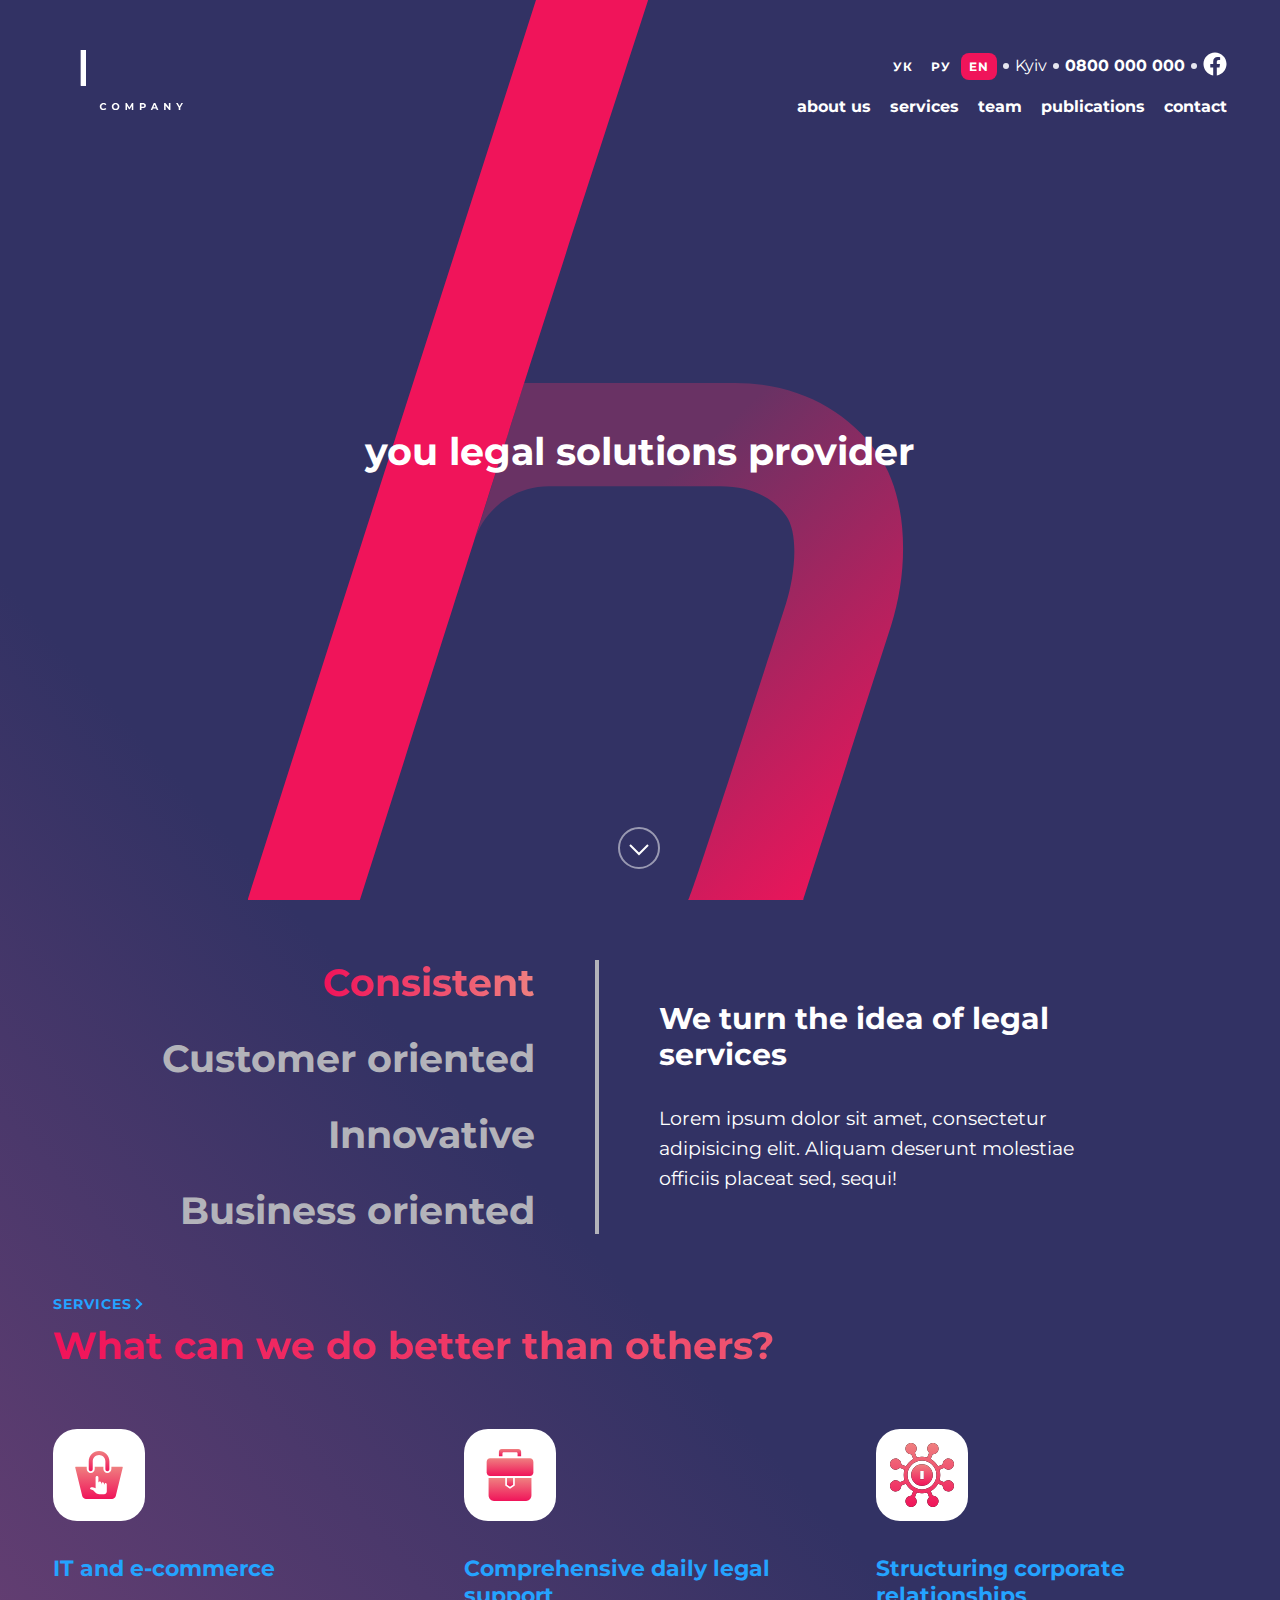
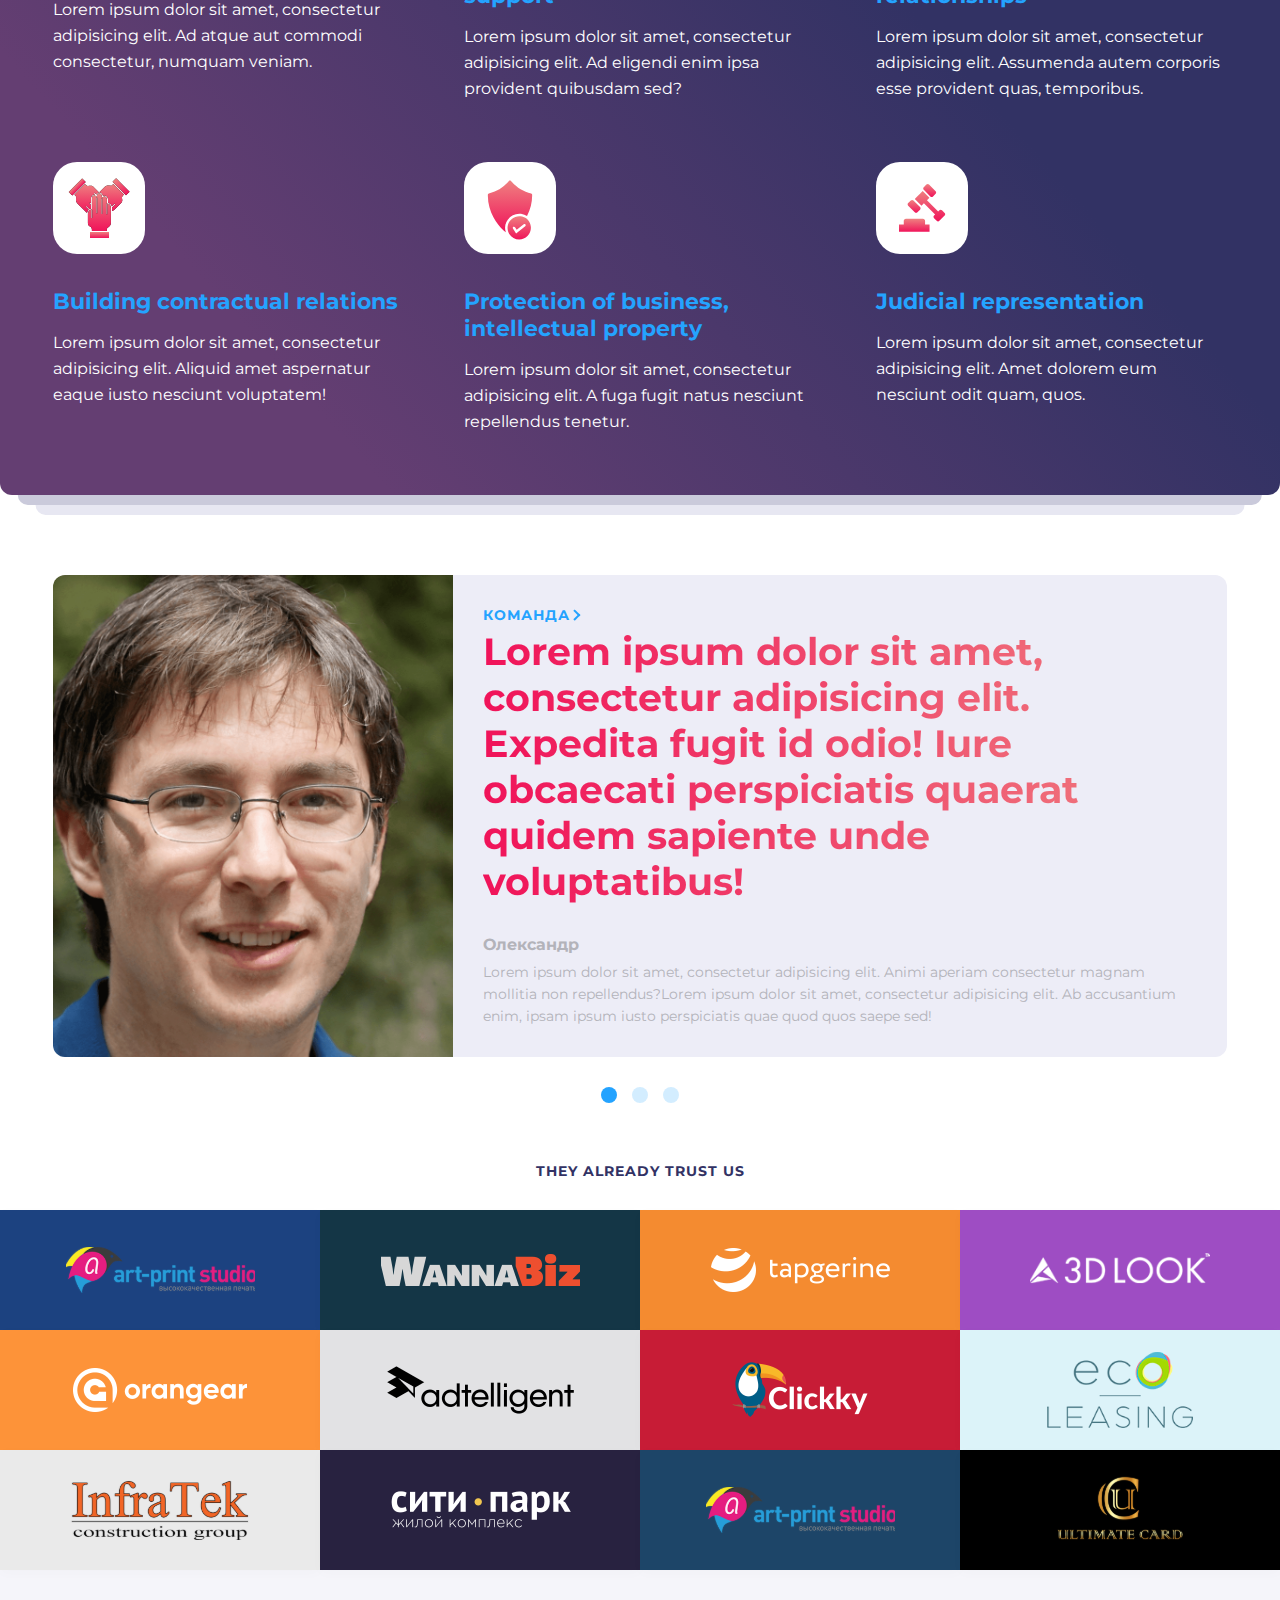
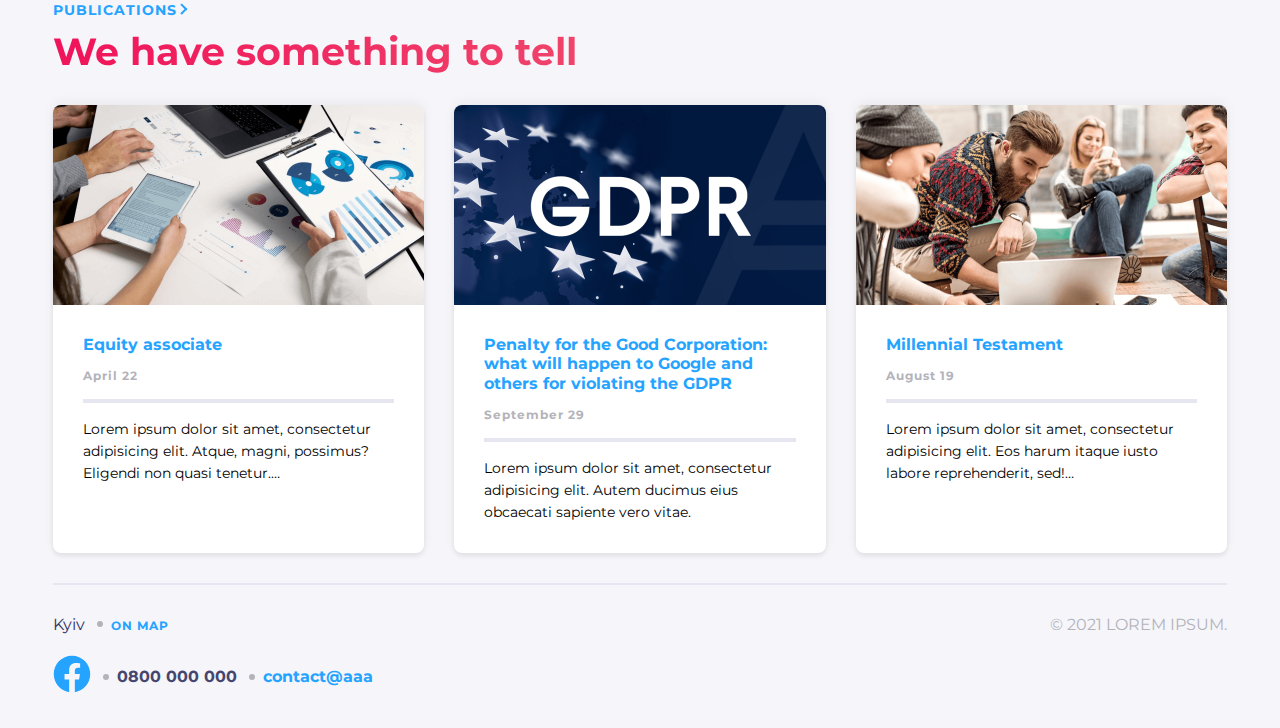
<file: index.html>
<!DOCTYPE html>
<html lang="en">

<head>
    <meta charset="UTF-8">
    <meta name="viewport" content="width=device-width, initial-scale=1.0">
    <title>Document</title>

    <link rel="stylesheet" href="./css/main.css">
</head>

<body>

    <div class="bg-container">
        <div class="main-screen-wrap">
            <div class="main-screen container">
                <div class="main-screen__header">

                    <div class="main-screen__contacts">
                        <div class="main-screen__info-item languages">
                            <div class="language-item"><a href="#" class="p5">УК</a></div>
                            <div class="language-item"><a href="#" class="p5">ру</a></div>
                            <div class="language-item language-item_active"><a href="#" class="p5">EN</a></div>
                        </div>
                        <div class="main-screen__info-item address">
                            <address class="p4-s">Kyiv</address>
                        </div>
                        <div class="main-screen__info-item"><a href="tel:0800-211-927" class="p4">0800 000 000</a>
                        </div>
                        <div class="main-screen__info-item fb-logo">
                            <a href="https://www.facebook.com/">
                                <svg>
                                    <use xlink:href="./img/svg/main-screen/fb.svg#fb-icon"></use>
                                </svg>
                            </a>
                        </div>
                    </div>

                    <div class="main-screen__logo-block">
                        <div class="main-screen__logo">
                            <a href="/">
                                <svg>
                                    <use xlink:href="./img/svg/main-screen/logo.svg#logo"></use>
                                </svg>
                            </a>
                        </div>
                    </div>

                    <div class="main-screen__nav-menu">
                        <div class="main-screen__nav">
                            <div class="main-screen__nav-item"><a href="#" class="p4">about us</a></div>
                            <div class="main-screen__nav-item"><a href="./pages/services.html" class="p4">services</a>
                            </div>
                            <div class="main-screen__nav-item"><a href="#" class="p4">team</a></div>
                            <div class="main-screen__nav-item"><a href="#" class="p4">publications</a></div>
                            <div class="main-screen__nav-item"><a href="#" class="p4">contact</a></div>
                        </div>

                        <div class="main-screen__burger">
                            <svg>
                                <use xlink:href="./img/svg/main-screen/burger.svg#burger"></use>
                            </svg>
                        </div>
                    </div>

                </div>
                <div class="main-screen__title hero">you legal solutions provider</div>
                <div class="main-screen__scroll">
                    <a href="#about-us">
                        <svg>
                            <use xlink:href="./img/svg/main-screen/scroll.svg#scroll"></use>
                        </svg>
                    </a>
                </div>
            </div>
        </div>


        <div class="select-us" id="about-us">
            <div class="container">
                <div class="select-us__nav">
                    <div class="select-us__nav-item select-us__nav-item_active"><a href="#">Consistent</a></div>
                    <div class="select-us__nav-item"><a href="#">Customer oriented</a></div>
                    <div class="select-us__nav-item"><a href="#">Innovative</a></div>
                    <div class="select-us__nav-item"><a href="#">Business oriented</a></div>
                </div>

                <div class="select-us__separator"></div>

                <div class="select-us__item-details">
                    <div class="select-us__item-title h2">We turn the idea of legal services </div>
                    <div class="select-us__item-description paragraph-l">Lorem ipsum dolor sit amet, consectetur adipisicing elit. Aliquam deserunt molestiae officiis placeat sed, sequi!</div>
                </div>
            </div>
        </div>


        <div class="services">
            <div class="container">
                <div class="services__header">
                    <div class="services__read-more"><a href="./pages/services.html" class="h3-caps">Services</a></div>
                    <div class="services__section-title hero-title">What can we do better than others?</div>
                </div>

                <div class="services__items">
                    <div class="service-item">
                        <div class="service-item__img"><img src="./img/svg/services/Ecommerce.svg" alt="Ecommerce icon">
                        </div>
                        <div class="service-item__content">
                            <div class="service-item__title"><a href="#" class="h3">IT and e-commerce</a></div>
                            <div class="service-item__description paragraph-m">Lorem ipsum dolor sit amet, consectetur adipisicing elit. Ad atque aut commodi consectetur, numquam veniam.</div>
                        </div>
                    </div>

                    <div class="service-item">
                        <div class="service-item__img"><img src="./img/svg/services/Support.svg" alt="Support icon">
                        </div>
                        <div class="service-item__content">
                            <div class="service-item__title"><a href="#" class="h3">Comprehensive daily legal
                                    support</a>
                            </div>
                            <div class="service-item__description paragraph-m">Lorem ipsum dolor sit amet, consectetur adipisicing elit. Ad eligendi enim ipsa provident quibusdam sed?</div>
                        </div>
                    </div>

                    <div class="service-item">
                        <div class="service-item__img"><img src="./img/svg/services/Coprorate.svg" alt="Coprorate icon">
                        </div>
                        <div class="service-item__content">
                            <div class="service-item__title"><a href="#" class="h3">Structuring corporate
                                    relationships</a>
                            </div>
                            <div class="service-item__description paragraph-m">Lorem ipsum dolor sit amet, consectetur adipisicing elit. Assumenda autem corporis esse provident quas, temporibus.</div>
                        </div>
                    </div>

                    <div class="service-item">
                        <div class="service-item__img"><img src="./img/svg/services/Trust.svg" alt="Trust icon"></div>
                        <div class="service-item__content">
                            <div class="service-item__title"><a href="#" class="h3">Building contractual relations</a>
                            </div>
                            <div class="service-item__description paragraph-m">Lorem ipsum dolor sit amet, consectetur adipisicing elit. Aliquid amet aspernatur eaque iusto nesciunt voluptatem!</div>
                        </div>
                    </div>

                    <div class="service-item">
                        <div class="service-item__img"><img src="./img/svg/services/Protection.svg"
                                alt="Protection icon">
                        </div>
                        <div class="service-item__content">
                            <div class="service-item__title"><a href="#" class="h3">Protection of business, intellectual
                                    property</a></div>
                            <div class="service-item__description paragraph-m">Lorem ipsum dolor sit amet, consectetur adipisicing elit. A fuga fugit natus nesciunt repellendus tenetur.</div>
                        </div>
                    </div>

                    <div class="service-item">
                        <div class="service-item__img"><img src="./img/svg/services/Court.svg" alt="Court icon"></div>
                        <div class="service-item__content">
                            <div class="service-item__title"><a href="#" class="h3">Judicial representation</a></div>
                            <div class="service-item__description paragraph-m">Lorem ipsum dolor sit amet, consectetur adipisicing elit. Amet dolorem eum nesciunt odit quam, quos.</div>
                        </div>
                    </div>
                </div>
            </div>
        </div>
    </div>

    <div class="slider wrap">
        <div class="container">
            <div class="slider__items">

                <div class="slider-item">
                    <div class="slider-item__img"><img src="./img/png/Oleksandrovskiy.png"
                            alt="Oleksandr Oleksandrovskiy img"></div>

                    <div class="slider-item__content">
                        <div class="slider-item__read-more"><a href="#" class="h3-caps">команда</a></div>
                        <div class="slider-item__comment hero-title">Lorem ipsum dolor sit amet, consectetur adipisicing elit. Expedita fugit id odio! Iure obcaecati perspiciatis quaerat quidem sapiente unde voluptatibus!</div>
                        <div class="slider-item__fio h4">Олександр</div>
                        <div class="slider-item__position paragraph-xs">Lorem ipsum dolor sit amet, consectetur adipisicing elit. Animi aperiam consectetur magnam mollitia non repellendus?Lorem ipsum dolor sit amet, consectetur adipisicing elit. Ab accusantium enim, ipsam ipsum iusto perspiciatis quae quod quos saepe sed!</div>
                    </div>
                </div>

            </div>

            <div class="slider__nav">
                <div class="slider__nav-item slider__nav-item_active"></div>
                <div class="slider__nav-item"></div>
                <div class="slider__nav-item"></div>
            </div>
        </div>
    </div>

    <div class="they-trust-us wrap">
        <div class="container">
            <div class="they-trust-us__title h3-caps">They already trust us</div>
            <div class="they-trust-us__items">
                <div class="they-trust-us__item"><img src="./img/svg/trust-us/Logo-11.svg" alt="Logo №1"></div>
                <div class="they-trust-us__item"><img src="./img/svg/trust-us/Logo-2.svg" alt="Logo №2"></div>
                <div class="they-trust-us__item"><img src="./img/svg/trust-us/Logo-3.svg" alt="Logo №3"></div>
                <div class="they-trust-us__item"><img src="./img/svg/trust-us/Logo-4.svg" alt="Logo №4"></div>

                <div class="they-trust-us__item"><img src="./img/svg/trust-us/Logo-5.svg" alt="Logo №5"></div>
                <div class="they-trust-us__item"><img src="./img/svg/trust-us/Logo-6.svg" alt="Logo №6"></div>
                <div class="they-trust-us__item"><img src="./img/svg/trust-us/Logo-7.svg" alt="Logo №7"></div>
                <div class="they-trust-us__item"><img src="./img/svg/trust-us/Logo-8.svg" alt="Logo №8"></div>

                <div class="they-trust-us__item"><img src="./img/svg/trust-us/Logo-9.svg" alt="Logo №9"></div>
                <div class="they-trust-us__item"><img src="./img/svg/trust-us/Logo-10.svg" alt="Logo №10"></div>
                <div class="they-trust-us__item"><img src="./img/svg/trust-us/Logo-11.svg" alt="Logo №11"></div>
                <div class="they-trust-us__item"><img src="./img/svg/trust-us/Logo-12.svg" alt="Logo №12"></div>
            </div>
        </div>
    </div>

    <div class="publications wrap">
        <div class="container">
            <div class="publications__header">
                <div class="publications__read-more"><a href="#" class="h3-caps">Publications</a></div>
                <div class="publications__section-title hero-title">We have something to tell</div>
            </div>

            <div class="publications__items">
                <div class="publication">
                    <a href="#">
                        <div class="publication__item">
                            <div class="publication__img">
                                <img src="./img/png/Article-1.png" alt="Article №1 img">
                            </div>
                            <div class="publication__content">
                                <div class="publication__title h4">Equity associate</div>
                                <div class="publication__date h5">April 22</div>
                                <div class="publication__separator"></div>
                                <div class="publication__description paragraph-xs">Lorem ipsum dolor sit amet, consectetur adipisicing elit. Atque, magni, possimus? Eligendi non quasi tenetur.…</div>
                            </div>
                        </div>
                    </a>
                </div>

                <div class="publication">
                    <a href="#">
                        <div class="publication__item">
                            <div class="publication__img">
                                <img src="./img/png/Article-2.png" alt="Article №2 img">
                            </div>
                            <div class="publication__content">
                                <div class="publication__title h4">Penalty for the Good Corporation: what will happen to
                                    Google
                                    and others for violating the GDPR</div>
                                <div class="publication__date h5">September 29</div>
                                <div class="publication__separator"></div>
                                <div class="publication__description paragraph-xs">Lorem ipsum dolor sit amet, consectetur adipisicing elit. Autem ducimus eius obcaecati sapiente vero vitae.</div>
                            </div>
                        </div>
                    </a>
                </div>

                <div class="publication">
                    <a href="#">
                        <div class="publication__item">
                            <div class="publication__img">
                                <img src="./img/png/Article-3.png" alt="Article №3 img">
                            </div>
                            <div class="publication__content">
                                <div class="publication__title h4">Millennial Testament</div>
                                <div class="publication__date h5">August 19</div>
                                <div class="publication__separator"></div>
                                <div class="publication__description paragraph-xs">Lorem ipsum dolor sit amet, consectetur adipisicing elit. Eos harum itaque iusto labore reprehenderit, sed!…</div>
                            </div>
                        </div>
                    </a>
                </div>
            </div>

        </div>
    </div>

    <div class="footer wrap">
        <div class="container">
            <div class="footer__content">
                <div class="footer__address">
                    <div class="footer__info-item">
                        <address class="paragraph-s">Kyiv</address>
                    </div>
                    <div class="footer__info-item"><a href="#" class="h5">On map</a></div>
                </div>

                <div class="footer__contacts">
                    <div class="footer__info-item">
                        <a href="https://www.facebook.com/">
                            <svg>
                                <use xlink:href="./img/svg/main-screen/fb.svg#fb-icon"></use>
                            </svg>
                        </a>
                    </div>
                    <div class="footer__info-item"><a href="tel:0800-211-927" class="h4">0800 000 000</a></div>
                    <div class="footer__info-item"><a href="mailto:contact@aaa"
                            class="h4">contact@aaa</a>
                    </div>
                </div>

                <div class="footer__rights paragraph-s">© 2021  Lorem ipsum.</div>
            </div>
        </div>
    </div>

</body>

</html>
</file>
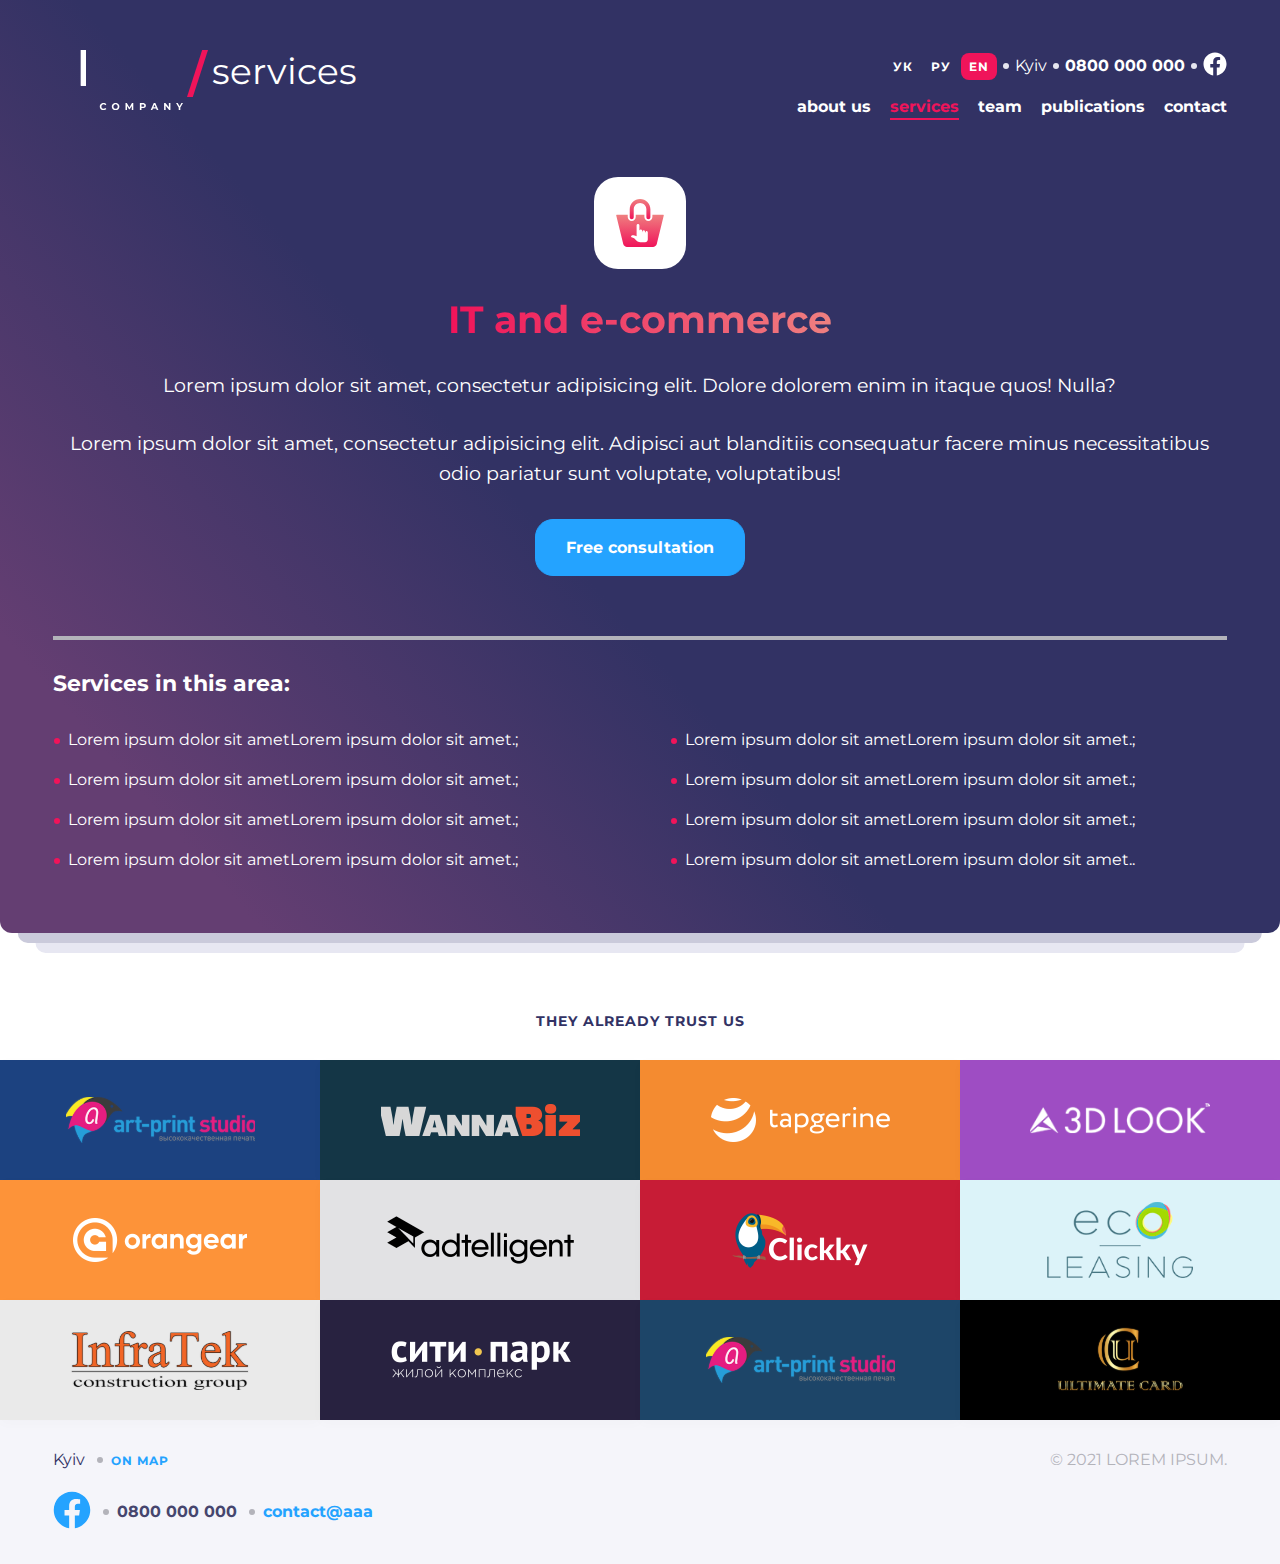
<file: pages/service-entry.html>
<!DOCTYPE html>
<html lang="en">

<head>
    <meta charset="UTF-8">
    <meta name="viewport" content="width=device-width, initial-scale=1.0">
    <title>Services page</title>

    <link rel="stylesheet" href="./../css/service-entry.css">
</head>

<body>
    <div class="bg-container">
        <div class="main-screen container">
            <div class="main-screen__header">

                <div class="main-screen__contacts">
                    <div class="main-screen__info-item languages">
                        <div class="language-item"><a href="#" class="p5">УК</a></div>
                        <div class="language-item"><a href="#" class="p5">ру</a></div>
                        <div class="language-item language-item_active"><a href="#" class="p5">EN</a></div>
                    </div>
                    <div class="main-screen__info-item address">
                        <address class="p4-s">Kyiv</address>
                    </div>
                    <div class="main-screen__info-item"><a href="tel:0800-211-927" class="p4">0800 000 000</a>
                    </div>
                    <div class="main-screen__info-item fb-logo">
                        <a href="https://www.facebook.com/">
                            <svg>
                                <use xlink:href="./../img/svg/main-screen/fb.svg#fb-icon"></use>
                            </svg>
                        </a>
                    </div>
                </div>

                <div class="main-screen__logo-block">
                    <div class="main-screen__logo">
                        <a href="/">
                            <svg>
                                <use xlink:href="./../img/svg/main-screen/logo.svg#logo"></use>
                            </svg>
                        </a>
                    </div>
                    <div class="main-screen__bc-slash">
                        <svg>
                            <use xlink:href="./../img/svg/main-screen/bc-slash.svg#slash"></use>
                        </svg>
                    </div>
                    <div class="main-screen__bread-crumb">
                        <a href="./services.html" class="hero-s">
                            services
                        </a>
                    </div>
                </div>

                <div class="main-screen__nav-menu">
                    <div class="main-screen__nav">
                        <div class="main-screen__nav-item"><a href="#" class="p4">about us</a></div>
                        <div class="main-screen__nav-item main-screen__nav-item_active"><a href="./services.html"
                                class="p4">services</a></div>
                        <div class="main-screen__nav-item"><a href="#" class="p4">team</a></div>
                        <div class="main-screen__nav-item"><a href="#" class="p4">publications</a></div>
                        <div class="main-screen__nav-item"><a href="#" class="p4">contact</a></div>
                    </div>

                    <div class="main-screen__burger">
                        <svg>
                            <use xlink:href="./../img/svg/main-screen/burger.svg#burger"></use>
                        </svg>
                    </div>
                </div>

            </div>
        </div>


        <div class="services">
            <div class="container">

                <div class="services__items">
                    <div class="service-item">
                        <div class="service-item__img"><img src="./../img/svg/services/Ecommerce.svg"
                                alt="Ecommerce icon">
                        </div>

                        <div class="service-item__content">
                            <div class="service-item__title"><a href="#" class="hero-title">IT and <span
                                        class="nowrap">e-commerce</span></a>
                            </div>
                            <div class="service-item__description paragraph-l">
                                <p>Lorem ipsum dolor sit amet, consectetur adipisicing elit. Dolore dolorem enim in itaque quos! Nulla?
                                </p>
                                <p>
                                    Lorem ipsum dolor sit amet, consectetur adipisicing elit. Adipisci aut blanditiis consequatur facere minus necessitatibus odio pariatur sunt voluptate, voluptatibus!
                                </p>
                            </div>
                            <div class="service-item__button">
                                <a href="#" class="color-btn p4">Free consultation</a>
                            </div>

                        </div>

                        <div class="service-item__details">
                            <div class="service-item__details-title h3">
                                Services in this area:
                            </div>
                            <div class="service-item__details-items">
                                <div class="service-item__details-items-list">
                                    <div class="service-item__details-item">Lorem ipsum dolor sit ametLorem ipsum dolor sit amet.;
                                    </div>
                                    <div class="service-item__details-item">Lorem ipsum dolor sit ametLorem ipsum dolor sit amet.;
                                    </div>
                                    <div class="service-item__details-item">Lorem ipsum dolor sit ametLorem ipsum dolor sit amet.;
                                    </div>
                                    <div class="service-item__details-item">Lorem ipsum dolor sit ametLorem ipsum dolor sit amet.;
                                    </div>
                                </div>
                                <div class="service-item__details-items-list">
                                    <div class="service-item__details-item">Lorem ipsum dolor sit ametLorem ipsum dolor sit amet.;
                                    </div>
                                    <div class="service-item__details-item">Lorem ipsum dolor sit ametLorem ipsum dolor sit amet.;
                                    </div>
                                    <div class="service-item__details-item">Lorem ipsum dolor sit ametLorem ipsum dolor sit amet.;
                                    </div>
                                    <div class="service-item__details-item">Lorem ipsum dolor sit ametLorem ipsum dolor sit amet..
                                    </div>
                                </div>
                            </div>
                        </div>

                    </div>
                </div>

            </div>
        </div>

    </div>

    <div class="they-trust-us wrap">
        <div class="container">
            <div class="they-trust-us__title h3-caps">They already trust us</div>
            <div class="they-trust-us__items">
                <div class="they-trust-us__item"><img src="./../img/svg/trust-us/Logo-11.svg" alt="Logo №1"></div>
                <div class="they-trust-us__item"><img src="./../img/svg/trust-us/Logo-2.svg" alt="Logo №2"></div>
                <div class="they-trust-us__item"><img src="./../img/svg/trust-us/Logo-3.svg" alt="Logo №3"></div>
                <div class="they-trust-us__item"><img src="./../img/svg/trust-us/Logo-4.svg" alt="Logo №4"></div>

                <div class="they-trust-us__item"><img src="./../img/svg/trust-us/Logo-5.svg" alt="Logo №5"></div>
                <div class="they-trust-us__item"><img src="./../img/svg/trust-us/Logo-6.svg" alt="Logo №6"></div>
                <div class="they-trust-us__item"><img src="./../img/svg/trust-us/Logo-7.svg" alt="Logo №7"></div>
                <div class="they-trust-us__item"><img src="./../img/svg/trust-us/Logo-8.svg" alt="Logo №8"></div>

                <div class="they-trust-us__item"><img src="./../img/svg/trust-us/Logo-9.svg" alt="Logo №9"></div>
                <div class="they-trust-us__item"><img src="./../img/svg/trust-us/Logo-10.svg" alt="Logo №10"></div>
                <div class="they-trust-us__item"><img src="./../img/svg/trust-us/Logo-11.svg" alt="Logo №11"></div>
                <div class="they-trust-us__item"><img src="./../img/svg/trust-us/Logo-12.svg" alt="Logo №12"></div>
            </div>
        </div>
    </div>

    <div class="footer wrap">
        <div class="container">

            <div class="footer__content">
                <div class="footer__address">
                    <div class="footer__info-item">
                        <address class="paragraph-s">Kyiv</address>
                    </div>
                    <div class="footer__info-item"><a href="#" class="h5">On map</a></div>
                </div>

                <div class="footer__contacts">
                    <div class="footer__info-item">
                        <a href="https://www.facebook.com/">
                            <svg>
                                <use xlink:href="./../img/svg/main-screen/fb.svg#fb-icon"></use>
                            </svg>
                        </a>
                    </div>
                    <div class="footer__info-item"><a href="tel:0800-211-927" class="h4">0800 000 000</a></div>
                    <div class="footer__info-item"><a href="mailto:contact@aaa"
                            class="h4">contact@aaa</a>
                    </div>
                </div>

                <div class="footer__rights paragraph-s">© 2021  Lorem ipsum.</div>
            </div>

        </div>
    </div>

</body>

</html>
</file>
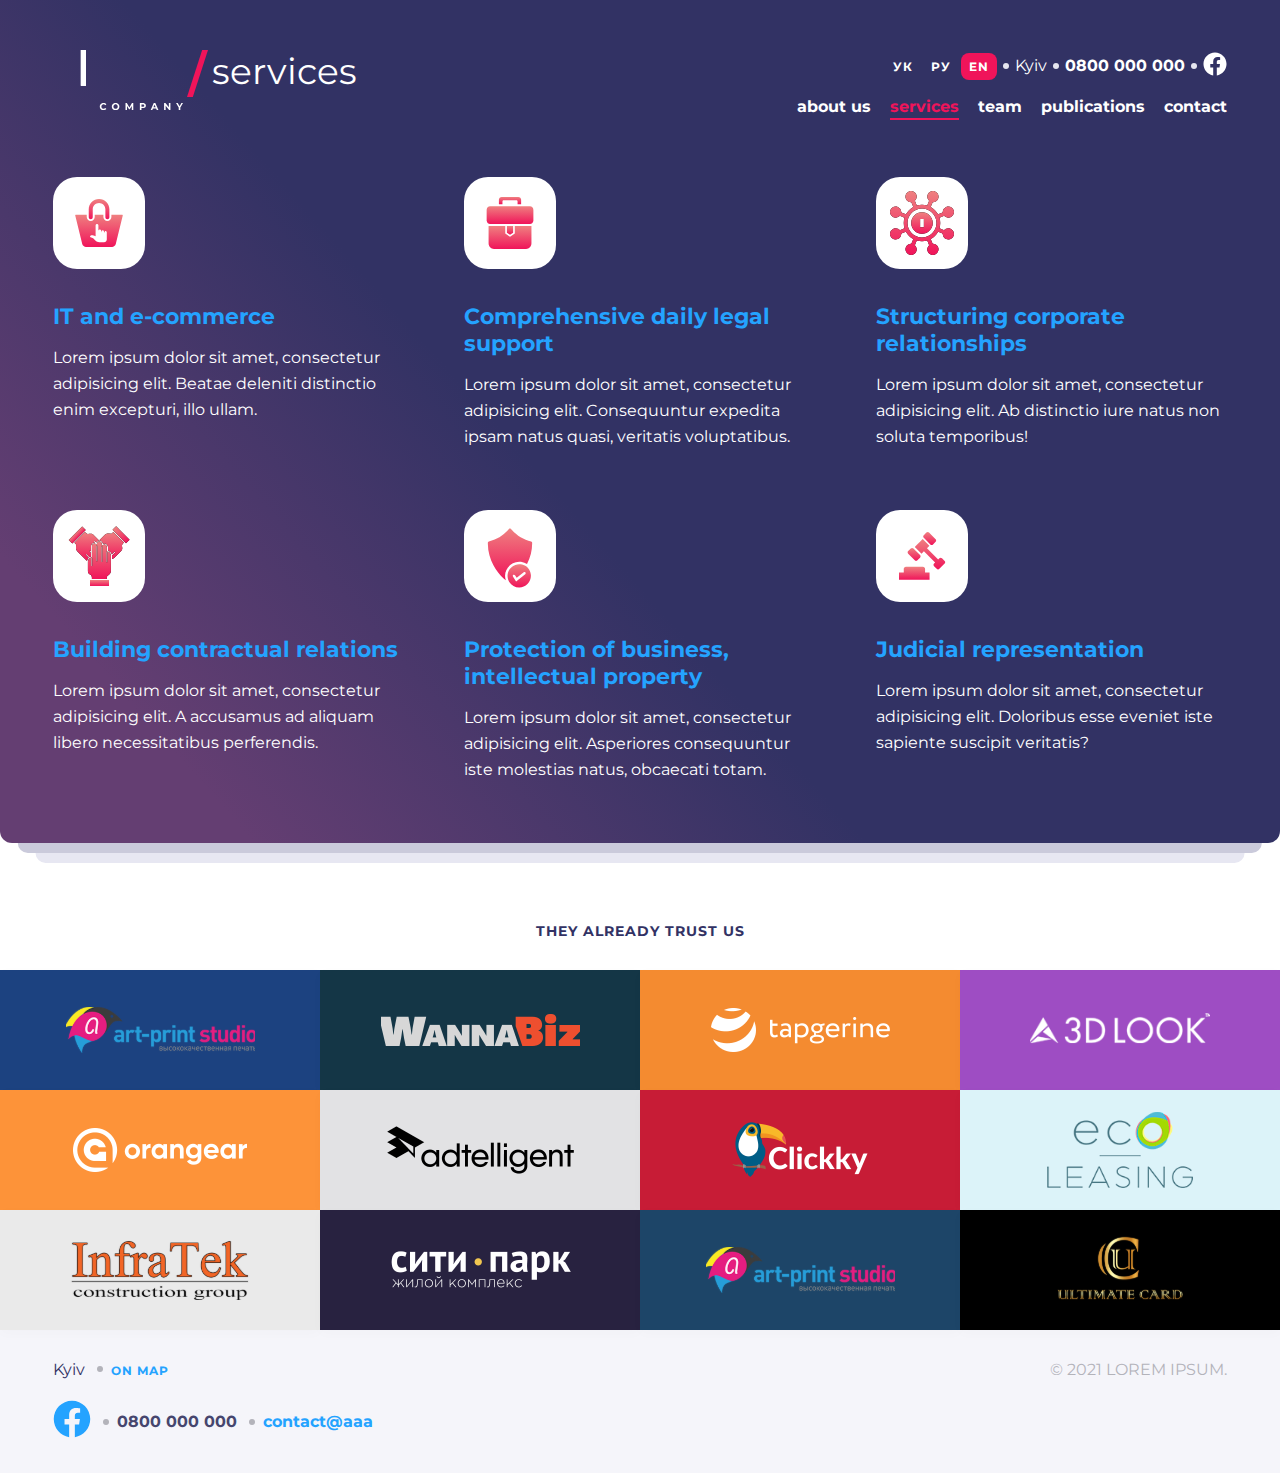
<file: pages/services.html>
<!DOCTYPE html>
<html lang="en">

<head>
    <meta charset="UTF-8">
    <meta name="viewport" content="width=device-width, initial-scale=1.0">
    <title>Services page</title>

    <link rel="stylesheet" href="./../css/services.css">
</head>

<body>
    <div class="bg-container">
        <div class="main-screen container">
            <div class="main-screen__header">

                <div class="main-screen__contacts">
                    <div class="main-screen__info-item languages">
                        <div class="language-item"><a href="#" class="p5">УК</a></div>
                        <div class="language-item"><a href="#" class="p5">ру</a></div>
                        <div class="language-item language-item_active"><a href="#" class="p5">EN</a></div>
                    </div>
                    <div class="main-screen__info-item address">
                        <address class="p4-s">Kyiv</address>
                    </div>
                    <div class="main-screen__info-item"><a href="tel:0800-211-927" class="p4">0800 000 000</a>
                    </div>
                    <div class="main-screen__info-item fb-logo">
                        <a href="https://www.facebook.com/">
                            <svg>
                                <use xlink:href="./../img/svg/main-screen/fb.svg#fb-icon"></use>
                            </svg>
                        </a>
                    </div>
                </div>

                <div class="main-screen__logo-block">
                    <div class="main-screen__logo">
                        <a href="/">
                            <svg>
                                <use xlink:href="./../img/svg/main-screen/logo.svg#logo"></use>
                            </svg>
                        </a>
                    </div>
                    <div class="main-screen__bc-slash">
                        <svg>
                            <use xlink:href="./../img/svg/main-screen/bc-slash.svg#slash"></use>
                        </svg>
                    </div>
                    <div class="main-screen__bread-crumb">
                        <a href="#" class="hero-s">
                            services
                        </a>
                    </div>
                </div>

                <div class="main-screen__nav-menu">
                    <div class="main-screen__nav">
                        <div class="main-screen__nav-item"><a href="#" class="p4">about us</a></div>
                        <div class="main-screen__nav-item main-screen__nav-item_active"><a href="./services.html"
                                class="p4">services</a></div>
                        <div class="main-screen__nav-item"><a href="#" class="p4">team</a></div>
                        <div class="main-screen__nav-item"><a href="#" class="p4">publications</a></div>
                        <div class="main-screen__nav-item"><a href="#" class="p4">contact</a></div>
                    </div>

                    <div class="main-screen__burger">
                        <svg>
                            <use xlink:href="./../img/svg/main-screen/burger.svg#burger"></use>
                        </svg>
                    </div>
                </div>

            </div>
        </div>


        <div class="services">
            <div class="container">

                <div class="services__items">
                    <div class="service-item">
                        <div class="service-item__img"><img src="./../img/svg/services/Ecommerce.svg"
                                alt="Ecommerce icon">
                        </div>
                        <div class="service-item__content">
                            <div class="service-item__title"><a href="./service-entry.html" class="h3">IT and
                                    e-commerce</a></div>
                            <div class="service-item__description paragraph-m">Lorem ipsum dolor sit amet, consectetur adipisicing elit. Beatae deleniti distinctio enim excepturi, illo ullam.</div>
                        </div>
                    </div>

                    <div class="service-item">
                        <div class="service-item__img"><img src="./../img/svg/services/Support.svg" alt="Support icon">
                        </div>
                        <div class="service-item__content">
                            <div class="service-item__title"><a href="#" class="h3">Comprehensive daily legal
                                    support</a>
                            </div>
                            <div class="service-item__description paragraph-m">Lorem ipsum dolor sit amet, consectetur adipisicing elit. Consequuntur expedita ipsam natus quasi, veritatis voluptatibus.</div>
                        </div>
                    </div>

                    <div class="service-item">
                        <div class="service-item__img"><img src="./../img/svg/services/Coprorate.svg"
                                alt="Coprorate icon">
                        </div>
                        <div class="service-item__content">
                            <div class="service-item__title"><a href="#" class="h3">Structuring corporate
                                    relationships</a>
                            </div>
                            <div class="service-item__description paragraph-m">Lorem ipsum dolor sit amet, consectetur adipisicing elit. Ab distinctio iure natus non soluta temporibus!</div>
                        </div>
                    </div>

                    <div class="service-item">
                        <div class="service-item__img"><img src="./../img/svg/services/Trust.svg" alt="Trust icon">
                        </div>
                        <div class="service-item__content">
                            <div class="service-item__title"><a href="#" class="h3">Building contractual relations</a>
                            </div>
                            <div class="service-item__description paragraph-m">Lorem ipsum dolor sit amet, consectetur adipisicing elit. A accusamus ad aliquam libero necessitatibus perferendis.</div>
                        </div>
                    </div>

                    <div class="service-item">
                        <div class="service-item__img"><img src="./../img/svg/services/Protection.svg"
                                alt="Protection icon">
                        </div>
                        <div class="service-item__content">
                            <div class="service-item__title"><a href="#" class="h3">Protection of business, intellectual
                                    property</a></div>
                            <div class="service-item__description paragraph-m">Lorem ipsum dolor sit amet, consectetur adipisicing elit. Asperiores consequuntur iste molestias natus, obcaecati totam.</div>
                        </div>
                    </div>

                    <div class="service-item">
                        <div class="service-item__img"><img src="./../img/svg/services/Court.svg" alt="Court icon">
                        </div>
                        <div class="service-item__content">
                            <div class="service-item__title"><a href="#" class="h3">Judicial representation</a></div>
                            <div class="service-item__description paragraph-m">Lorem ipsum dolor sit amet, consectetur adipisicing elit. Doloribus esse eveniet iste sapiente suscipit veritatis?</div>
                        </div>
                    </div>
                </div>
            </div>
        </div>
    </div>

    <div class="they-trust-us wrap">
        <div class="container">
            <div class="they-trust-us__title h3-caps">They already trust us</div>
            <div class="they-trust-us__items">
                <div class="they-trust-us__item"><img src="./../img/svg/trust-us/Logo-11.svg" alt="Logo №1"></div>
                <div class="they-trust-us__item"><img src="./../img/svg/trust-us/Logo-2.svg" alt="Logo №2"></div>
                <div class="they-trust-us__item"><img src="./../img/svg/trust-us/Logo-3.svg" alt="Logo №3"></div>
                <div class="they-trust-us__item"><img src="./../img/svg/trust-us/Logo-4.svg" alt="Logo №4"></div>

                <div class="they-trust-us__item"><img src="./../img/svg/trust-us/Logo-5.svg" alt="Logo №5"></div>
                <div class="they-trust-us__item"><img src="./../img/svg/trust-us/Logo-6.svg" alt="Logo №6"></div>
                <div class="they-trust-us__item"><img src="./../img/svg/trust-us/Logo-7.svg" alt="Logo №7"></div>
                <div class="they-trust-us__item"><img src="./../img/svg/trust-us/Logo-8.svg" alt="Logo №8"></div>

                <div class="they-trust-us__item"><img src="./../img/svg/trust-us/Logo-9.svg" alt="Logo №9"></div>
                <div class="they-trust-us__item"><img src="./../img/svg/trust-us/Logo-10.svg" alt="Logo №10"></div>
                <div class="they-trust-us__item"><img src="./../img/svg/trust-us/Logo-11.svg" alt="Logo №11"></div>
                <div class="they-trust-us__item"><img src="./../img/svg/trust-us/Logo-12.svg" alt="Logo №12"></div>
            </div>
        </div>
    </div>

    <div class="footer wrap" id="contact">
        <div class="container">

            <div class="footer__content">
                <div class="footer__address">
                    <div class="footer__info-item">
                        <address class="paragraph-s">Kyiv</address>
                    </div>
                    <div class="footer__info-item"><a href="#" class="h5">On map</a></div>
                </div>

                <div class="footer__contacts">
                    <div class="footer__info-item">
                        <a href="https://www.facebook.com/">
                            <svg>
                                <use xlink:href="./../img/svg/main-screen/fb.svg#fb-icon"></use>
                            </svg>
                        </a>
                    </div>
                    <div class="footer__info-item"><a href="tel:0800-211-927" class="h4">0800 000 000</a></div>
                    <div class="footer__info-item"><a href="mailto:contact@aaa"
                            class="h4">contact@aaa</a>
                    </div>
                </div>

                <div class="footer__rights paragraph-s">© 2021 Lorem ipsum.</div>
            </div>

        </div>
    </div>

</body>

</html>
</file>
<file: css/main.css>
* {
  margin: 0;
  padding: 0;
  border: 0;
  box-sizing: border-box;
}

@font-face {
  font-family: "Montserrat";
  src: url(./../fonts/Montserrat-Regular.ttf);
  font-weight: 400;
}
@font-face {
  font-family: "Montserrat";
  src: url(./../fonts/Montserrat-Bold.ttf);
  font-weight: 700;
}
html {
  font-family: "Montserrat", sans-serif;
}

.hero {
  font-family: "Montserrat";
  font-weight: 700;
  font-size: 38px;
  line-height: 46px;
  color: #FFFFFF;
}

.hero-title {
  font-family: "Montserrat";
  font-weight: 700;
  font-size: 38px;
  line-height: 46px;
  background: linear-gradient(90.13deg, #F0145A 0.84%, #EF8080 99.96%);
  -webkit-background-clip: text;
  -webkit-text-fill-color: transparent;
}
@media screen and (max-width: 376px) {
  .hero-title {
    font-size: 30px;
    line-height: 36.5px;
  }
}

.h2 {
  font-family: "Montserrat";
  font-weight: 700;
  font-size: 30px;
  line-height: 36.5px;
  color: #FFFFFF;
}

.h3 {
  font-family: "Montserrat";
  font-weight: 700;
  font-size: 22px;
  line-height: 27px;
  color: #24A3FF;
}

.h3-caps {
  font-family: "Montserrat";
  font-weight: 700;
  font-size: 14px;
  line-height: 17px;
  letter-spacing: 1px;
  color: #24A3FF;
  text-transform: uppercase;
  position: relative;
}

.h3-caps::after {
  content: "";
  height: 5.5px;
  width: 5.5px;
  transform: rotate(45deg);
  border-top: 2px solid #24A3FF;
  border-right: 2px solid #24A3FF;
  top: 27%;
  right: -8px;
  position: absolute;
}

.h3-caps:hover::after {
  border-top: 2px solid #F0145A;
  border-right: 2px solid #F0145A;
}

.h4 {
  font-family: "Montserrat";
  font-weight: 700;
  font-size: 16px;
  line-height: 19.5px;
  color: #B3B3BA;
}

.h5 {
  font-family: "Montserrat";
  font-weight: 700;
  font-size: 12px;
  line-height: 14.5px;
  letter-spacing: 1px;
  color: #B3B3BA;
}

.p4-s {
  font-family: "Montserrat";
  font-weight: 400;
  font-size: 16px;
  line-height: 19.5px;
  color: #FFFFFF;
}

.p4 {
  font-family: "Montserrat";
  font-weight: 700;
  font-size: 16px;
  line-height: 19.5px;
  color: #FFFFFF;
}

.p5 {
  font-family: "Montserrat";
  font-weight: 700;
  font-size: 12px;
  line-height: 14.5px;
  letter-spacing: 1px;
  color: #FFFFFF;
}

.paragraph-l {
  font-family: "Montserrat";
  font-weight: 400;
  font-size: 19px;
  line-height: 30px;
  color: #FFFFFF;
}

.paragraph-m {
  font-family: "Montserrat";
  font-weight: 400;
  font-size: 16px;
  line-height: 26px;
  color: #B3B3BA;
}

.paragraph-s {
  font-family: "Montserrat";
  font-weight: 400;
  font-size: 16px;
  line-height: 19.5px;
  color: #B3B3BA;
}

.paragraph-xs {
  font-family: "Montserrat";
  font-weight: 400;
  font-size: 14px;
  line-height: 22px;
  color: #B3B3BA;
}

ul {
  font-family: "Montserrat";
  font-weight: 400;
  font-size: 18px;
  line-height: 26px;
}

ol {
  font-family: "Montserrat";
  font-weight: 700;
  font-size: 16px;
  line-height: 20px;
}

a {
  font-family: "Montserrat";
  font-weight: 400;
  font-size: 16px;
  line-height: 20px;
  text-decoration: none;
  color: #24A3FF;
}

a:hover {
  color: #F0145A;
}

.hero-s {
  font-family: "Montserrat";
  font-weight: 400;
  font-size: 36px;
  line-height: 43.5px;
  color: #FFFFFF;
}
@media screen and (max-width: 575px) {
  .hero-s {
    font-size: 20px;
    line-height: 24.5px;
  }
}

.nowrap {
  text-wrap: nowrap;
}

.bg-container,
.wrap {
  margin: 0 auto;
  width: 100%;
}

@media screen and (min-width: 1441px) {
  .container {
    margin: 0 auto;
    width: 83.333%;
  }
}
@media screen and (max-width: 1440px) {
  .container {
    margin: 0 auto;
    width: 91.665%;
  }
}
@media screen and (max-width: 376px) {
  .container {
    margin: 0 auto;
    width: 84.042%;
  }
}
.bg-container {
  background: linear-gradient(228.57deg, #323264 11.93%, #323264 57.17%, #643E72 87.46%);
  border-radius: 0 0 12px 12px;
}

.main-screen-wrap {
  height: 100vh;
  background-image: url("./../img/svg/main-screen/main-screen.svg");
  background-position: center;
  background-repeat: no-repeat;
  background-size: contain;
}
@media screen and (max-width: 820px) {
  .main-screen-wrap {
    background-size: cover;
  }
}

.main-screen {
  height: 100%;
  padding-top: 50px;
  padding-bottom: 30px;
  display: flex;
  flex-direction: column;
  justify-content: space-between;
  align-items: center;
}
.main-screen__header {
  width: 100%;
  display: grid;
  grid-template-columns: auto 1fr;
  row-gap: 16px;
}
.main-screen__logo-block {
  justify-self: start;
  grid-column: 1/2;
  grid-row: 1/3;
  display: flex;
  justify-content: start;
  align-content: start;
}
.main-screen__logo svg {
  width: 130px;
  height: 60px;
}
.main-screen__bc-slash svg {
  margin: 0 4px;
  height: 47px;
  width: 21px;
}
.main-screen__contacts {
  justify-self: end;
  display: flex;
  align-items: center;
  gap: 18px;
}
.main-screen__info-item {
  position: relative;
}
.main-screen__info-item:not(:first-child):before {
  content: "";
  position: absolute;
  background-color: #E6E6F0;
  height: 6px;
  width: 6px;
  border-radius: 50%;
  top: 50%;
  left: -12px;
  transform: translateY(-50%);
}
.main-screen__info-item svg {
  margin-top: 2px;
  height: 24px;
  width: 24px;
  fill: #FFFFFF;
}
.main-screen__info-item svg:hover {
  fill: #F0145A;
}
.main-screen__info-item address {
  font-style: normal;
}
.main-screen__info-item .p4 {
  text-wrap: nowrap;
}
.main-screen .languages {
  display: flex;
  flex-wrap: nowrap;
  gap: 2px;
}
.main-screen .language-item {
  text-transform: uppercase;
}
.main-screen .language-item a {
  padding: 5px 7px;
  border-radius: 8px;
  border: 1px solid transparent;
}
.main-screen .language-item_active a {
  background-color: #F0145A;
}
.main-screen .language-item a:hover {
  color: #F0145A;
  border: 1px solid #F0145A;
  background-color: transparent;
}
.main-screen__nav-menu, .main-screen__nav {
  justify-self: end;
}
.main-screen__nav-item {
  display: inline-block;
  margin-left: 15px;
  position: relative;
}
.main-screen__nav-item_active a {
  color: #F0145A;
}
.main-screen__nav-item_active::after, .main-screen__nav-item::after {
  content: "";
  display: block;
  position: absolute;
  height: 2px;
  width: 100%;
  background-color: #F0145A;
  opacity: 0;
  left: 0;
  bottom: -3px;
}
.main-screen__nav-item_active::after, .main-screen__nav-item:hover::after {
  opacity: 1;
  transition: all 0.1s;
}
.main-screen__burger {
  display: none;
}
.main-screen__burger svg {
  width: 32px;
  height: 33px;
  stroke: #FFFFFF;
}
.main-screen__burger svg:hover {
  stroke: #F0145A;
}
.main-screen__title {
  justify-items: center;
  text-align: center;
}
.main-screen__scroll {
  margin-top: 40px;
  width: 43px;
  height: 43px;
  border-radius: 50%;
}
.main-screen__scroll svg {
  display: inline-block;
  width: 100%;
  height: 100%;
  stroke: #FFFFFF;
  fill: #FFFFFF;
}
.main-screen__scroll:hover svg {
  stroke: #F0145A;
  fill: #F0145A;
}

@media screen and (max-width: 768px) {
  .main-screen__header {
    grid-template-columns: 1fr;
    justify-content: start;
    row-gap: 30px;
  }
  .main-screen__logo-block {
    grid-row: auto;
    grid-column: auto;
  }
  .main-screen__contacts {
    justify-self: start;
  }
  .main-screen__info-item address {
    color: #B3B3BA;
  }
  .main-screen__nav-menu, .main-screen__nav {
    justify-self: start;
  }
  .main-screen__nav-item:first-child {
    margin-left: 0px;
  }
  .main-screen__scroll {
    margin-top: 130px;
  }
}
@media screen and (max-width: 575px) {
  .main-screen {
    padding-top: 0;
    width: 94.782%;
  }
  .main-screen__header {
    grid-template-columns: auto 1fr auto;
    align-items: center;
    row-gap: 15px;
  }
  .main-screen__logo svg {
    width: 70px;
    height: 32px;
  }
  .main-screen__bc-slash svg {
    margin: 0 4px;
    height: 26px;
    width: 11.5px;
  }
  .main-screen__contacts {
    grid-column: 3 span;
    padding: 10px 0;
    width: 100%;
    justify-content: space-between;
  }
  .main-screen__contacts::before {
    content: "";
    position: absolute;
    height: 45px;
    width: 100%;
    background-color: rgba(245, 245, 250, 0.2);
    top: 0;
    left: 0;
  }
  .main-screen__info-item.address, .main-screen__info-item.fb-logo, .main-screen__info-item:before {
    display: none;
  }
  .main-screen__nav {
    display: none;
  }
  .main-screen__nav-menu {
    justify-self: end;
  }
  .main-screen__burger {
    display: block;
    justify-self: end;
  }
  .main-screen__nav {
    position: absolute;
    z-index: 5;
    top: 27px;
    right: 7px;
    border: 1px solid rgba(243, 243, 242, 0.7);
    border-radius: 8px 2px;
    padding: 5px;
    background-color: rgba(245, 245, 250, 0.2);
  }
  .main-screen__nav-item {
    width: 100px;
    text-align: center;
    margin-left: 0;
    padding: 4px 7px;
    margin-bottom: 5px;
    border-radius: 6px;
    color: #FFFFFF;
    background-color: rgba(243, 243, 242, 0.2);
  }
  .main-screen__nav-item .p4 {
    color: #FFFFFF;
    opacity: 100%;
    text-transform: lowercase;
    font-weight: 400;
    font-size: 12px;
    line-height: 14.5px;
  }
  .main-screen__nav-itema.p::first-letter {
    text-transform: uppercase;
  }
  .main-screen__nav-item:hover {
    background-color: rgba(243, 243, 242, 0.7);
  }
  .main-screen__nav-item:hover .p4 {
    color: #F0145A;
  }
  .main-screen__nav-item:last-child {
    margin-bottom: 0;
  }
  .main-screen__nav-item::after {
    content: "";
    display: none;
  }
  .main-screen__scroll {
    margin-top: 40px;
  }
  .main-screen__nav-menu {
    position: relative;
  }
  .main-screen__nav-menu:hover .main-screen__nav {
    display: block;
  }
}
@media screen and (max-width: 375px) {
  .main-screen {
    width: 92.021%;
  }
}
.select-us {
  padding: 60px 0;
}
.select-us .container {
  display: grid;
  grid-template-columns: 375px min-content auto;
}
@media screen and (min-width: 1041px) {
  .select-us .container {
    width: 70.833%;
  }
}
@media screen and (min-width: 1025px) and (max-width: 1440px) {
  .select-us .container {
    width: 75%;
  }
}
.select-us__nav {
  display: flex;
  flex-direction: column;
  justify-content: center;
  align-items: end;
  gap: 30px;
}
.select-us__nav .select-us__nav-item_active {
  background: linear-gradient(90.13deg, #F0145A 0.84%, #EF8080 99.96%);
  -webkit-background-clip: text;
  -webkit-text-fill-color: transparent;
}
.select-us__nav .select-us__nav-item_active:hover {
  background: #F0145A;
  -webkit-background-clip: text;
  -webkit-text-fill-color: transparent;
}
.select-us__nav a {
  font-family: "Montserrat";
  font-weight: 700;
  font-size: 38px;
  line-height: 46px;
  color: #B3B3BA;
}
.select-us__nav a:hover {
  color: #F0145A;
}
.select-us__separator {
  height: 100%;
  width: 4px;
  background: #B3B3BA;
  margin: 0 60px;
}
.select-us__item-details {
  display: flex;
  flex-direction: column;
  justify-content: center;
  align-items: start;
  gap: 30px;
}
@media screen and (max-width: 768px) {
  .select-us .container {
    grid-template-columns: 1fr;
  }
  .select-us__nav {
    flex-direction: row;
    justify-content: start;
    overflow-x: scroll;
  }
  .select-us__nav-item {
    white-space: nowrap;
  }
  .select-us__nav::-webkit-scrollbar {
    display: none;
  }
  .select-us__separator {
    height: 4px;
    width: 100%;
    background: #B3B3BA;
    margin: 60px 0;
  }
}

.services {
  position: relative;
  margin-bottom: 80px;
}
.services::before {
  content: "";
  position: absolute;
  width: 97.22%;
  height: 10px;
  bottom: -10px;
  left: 50%;
  transform: translateX(-50%);
  border-radius: 0 0 12px 12px;
  background-color: #CACADB;
}
.services::after {
  content: "";
  position: absolute;
  width: 94.44%;
  height: 10px;
  bottom: -20px;
  left: 50%;
  transform: translateX(-50%);
  border-radius: 0 0 12px 12px;
  background-color: #E7E7F2;
}

.services__read-more {
  margin-bottom: 10px;
}

.services__items {
  padding: 60px 0;
  display: grid;
  gap: 60px;
  grid-template-columns: repeat(3, 1fr);
}
@media screen and (max-width: 768px) {
  .services__items {
    grid-template-columns: repeat(auto-fit, minmax(180px, 1fr));
  }
}
@media screen and (max-width: 575px) {
  .services__items {
    grid-template-columns: 1fr;
  }
}

.service-item__img {
  margin-bottom: 30px;
}
.service-item__img img {
  background-color: #FFFFFF;
  padding: 14px;
  border-radius: 24px;
}
.service-item__title {
  margin-bottom: 15px;
}
.service-item__description {
  color: #FFFFFF;
}
.service-item__description p:not(:last-child) {
  margin-bottom: 28px;
}
.service-item__button {
  margin-top: 30px;
  margin-bottom: 60px;
}
.service-item .color-btn {
  padding: 18px 30px;
  background-color: #24A3FF;
  border: 1px solid #24A3FF;
  border-radius: 18px;
  min-width: 148px;
  display: inline-block;
  text-align: center;
  transition: all 0.3s;
}
.service-item .color-btn:hover {
  color: #FFFFFF;
  background-color: #0085FF;
  box-shadow: rgba(55, 213, 240, 0.175) 0px 3px 4px;
}
.service-item__details {
  color: #FFFFFF;
  border-top: 4px solid #B3B3BA;
  padding-top: 30px;
}
.service-item__details-title {
  margin-bottom: 30px;
}
.service-item__details-title.h3 {
  color: #FFFFFF;
}
.service-item__details-items {
  display: grid;
  gap: 60px;
  grid-template-columns: repeat(2, 1fr);
}
@media screen and (max-width: 575px) {
  .service-item__details-items {
    grid-template-columns: 1fr;
    gap: 30px;
  }
}
.service-item__details-item {
  margin-left: 15px;
  margin-bottom: 14px;
  font-size: 16px;
  line-height: 26px;
  position: relative;
}
.service-item__details-item:before {
  content: "";
  background: #F0145A;
  height: 6px;
  width: 6px;
  border-radius: 50%;
  position: absolute;
  top: 11px;
  left: -14px;
}
.service-item__details-item:last-child {
  margin-bottom: 0px;
}

.slider {
  margin-bottom: 60px;
}
.slider__items {
  margin-bottom: 30px;
  border-radius: 12px;
  overflow: hidden;
}
.slider__nav {
  display: flex;
  gap: 15px;
  justify-content: center;
}
.slider__nav-item {
  height: 16px;
  width: 16px;
  border-radius: 50%;
  background-color: #24A3FF;
  opacity: 20%;
}
.slider__nav-item_active {
  opacity: 100%;
}

.slider-item {
  display: grid;
  grid-template-columns: 400px 1fr;
}
.slider-item__img {
  position: relative;
}
.slider-item__img img {
  position: absolute;
  width: 100%;
  height: 100%;
  top: 0;
  left: 0;
  object-fit: cover;
}
.slider-item__content {
  background: #EDEDF7;
  padding: 30px;
  word-break: break-word;
}
.slider-item__comment {
  margin-top: 5px;
  margin-bottom: 30px;
}
.slider-item__fio {
  margin-bottom: 6px;
}
@media screen and (max-width: 768px) {
  .slider-item {
    grid-template-columns: 1fr;
  }
  .slider-item__img {
    height: 500px;
  }
}

@media screen and (min-width: 1920px) {
  .they-trust-us {
    margin-bottom: 60px;
  }
}
.they-trust-us .container {
  width: 100%;
}
@media screen and (min-width: 1920px) {
  .they-trust-us .container {
    width: 89.583%;
  }
}
.they-trust-us__title {
  text-align: center;
  margin-bottom: 30px;
}
.they-trust-us__title.h3-caps {
  color: #323264;
}
.they-trust-us__title.h3-caps::after {
  display: none;
}
.they-trust-us__items {
  display: grid;
  grid-template-columns: repeat(4, 1fr);
}
@media screen and (min-width: 1920px) {
  .they-trust-us__items {
    border-radius: 12px;
    overflow: hidden;
  }
}
@media screen and (min-width: 376px) and (max-width: 768px) {
  .they-trust-us__items {
    grid-template-columns: repeat(auto-fit, minmax(230px, 1fr));
  }
}
@media screen and (max-width: 375px) {
  .they-trust-us__items {
    grid-template-columns: 1fr;
  }
}
.they-trust-us__item {
  height: 120px;
  display: flex;
  justify-content: center;
  align-items: center;
  box-shadow: rgba(0, 0, 0, 0.02) 0px 3px 12px 0px, rgba(0, 0, 0, 0.08) 0px 0px 0px 0px;
  transition: all 0.015s;
}
.they-trust-us__item:hover {
  box-shadow: rgba(0, 0, 0, 0.35) 0px 5px 15px;
  transform: scale(1.015);
}
.they-trust-us__item:nth-child(1) {
  background-color: #1C4280;
}
.they-trust-us__item:nth-child(2) {
  background-color: #143646;
}
.they-trust-us__item:nth-child(3) {
  background-color: #F48B30;
}
.they-trust-us__item:nth-child(4) {
  background-color: #9E4DC3;
}
.they-trust-us__item:nth-child(5) {
  background-color: #FD9339;
}
.they-trust-us__item:nth-child(6) {
  background-color: #E2E2E4;
}
.they-trust-us__item:nth-child(7) {
  background-color: #C71C36;
}
.they-trust-us__item:nth-child(8) {
  background-color: #DCF3F9;
}
.they-trust-us__item:nth-child(9) {
  background-color: #EAEAEA;
}
.they-trust-us__item:nth-child(10) {
  background-color: #282240;
}
.they-trust-us__item:nth-child(11) {
  background-color: #1D4568;
}
.they-trust-us__item:nth-child(12) {
  background-color: #000000;
}
@media screen and (max-width: 375px) {
  .they-trust-us__item:nth-child(n+7) {
    display: none;
  }
}

.publications {
  padding: 30px 0;
  background-color: #F5F5FA;
}
.publications__header {
  padding-bottom: 30px;
}
.publications__read-more {
  padding-bottom: 10px;
}
.publications__items {
  display: grid;
  gap: 30px;
  grid-template-columns: repeat(3, 1fr);
}
@media screen and (min-width: 576px) and (max-width: 768px) {
  .publications__items {
    grid-template-columns: repeat(2, 1fr);
  }
}
@media screen and (max-width: 575px) {
  .publications__items {
    grid-template-columns: 1fr;
  }
}

.publication {
  background-color: #FFFFFF;
  border-radius: 8px;
  overflow: hidden;
  box-shadow: rgba(0, 0, 0, 0.05) 0px -3px 12px 0px, rgba(0, 0, 0, 0.08) 0px 3px 5px 0px;
  transition: all 0.3s;
}
.publication__img {
  height: 200px;
}
.publication__img img {
  object-fit: cover;
  width: 100%;
  height: 100%;
}
.publication__content {
  padding: 30px;
}
.publication__title {
  margin-bottom: 15px;
  color: #24A3FF;
}
.publication__separator {
  height: 4px;
  background-color: #E6E6F0;
  margin: 15px 0;
}
.publication__description {
  color: #000000;
}
@media screen and (min-width: 576px) and (max-width: 768px) {
  .publication:nth-child(n+3) {
    grid-column: span 2;
  }
}

.publication:hover {
  box-shadow: rgba(0, 0, 0, 0.35) 0px 5px 15px;
}

.footer {
  background-color: #F5F5FA;
}
.footer__content {
  padding: 30px 0;
  border-top: 2px solid #E6E6F0;
  display: grid;
  column-gap: 10px;
  row-gap: 21px;
  grid-template-columns: repeat(2, 1fr);
}
.footer__address, .footer__contacts {
  display: flex;
  align-items: center;
  justify-items: start;
  column-gap: 26px;
}
.footer__address address {
  color: #323264;
  font-style: normal;
}
.footer__address a {
  color: #24A3FF;
  text-transform: uppercase;
}
.footer__contacts {
  order: 1;
  grid-column: span 2;
}
.footer__contacts a[href^=tel] {
  color: #46466E;
}
.footer__contacts a[href^=mailto] {
  color: #24A3FF;
}
.footer__info-item {
  align-self: center;
  display: inline-block;
  position: relative;
}
.footer__info-item:not(:first-child):before {
  content: "";
  position: absolute;
  background-color: #B3B3BA;
  height: 6px;
  width: 6px;
  border-radius: 50%;
  top: 50%;
  left: -14px;
  transform: translateY(-50%);
}
.footer__info-item svg {
  height: 38px;
  width: 38px;
  fill: #24A3FF;
}
.footer__info-item svg:hover {
  fill: #F0145A;
}
.footer__info-item a:hover {
  color: #F0145A;
}
.footer__rights {
  text-align: right;
  text-transform: uppercase;
}
@media screen and (max-width: 575px) {
  .footer__content {
    grid-template-columns: 1fr;
    column-gap: 0;
  }
  .footer__contacts {
    order: 0;
    margin-bottom: 9px;
  }
  .footer__address, .footer__contacts {
    display: flex;
    align-items: center;
    justify-items: center;
    flex-direction: column;
    row-gap: 10px;
  }
  .footer__info-item:not(:first-child):before {
    display: none;
  }
  .footer__rights {
    text-align: center;
  }
}

/*# sourceMappingURL=main.css.map */
</file>
<file: css/service-entry.css>
* {
  margin: 0;
  padding: 0;
  border: 0;
  box-sizing: border-box;
}

@font-face {
  font-family: "Montserrat";
  src: url(./../fonts/Montserrat-Regular.ttf);
  font-weight: 400;
}
@font-face {
  font-family: "Montserrat";
  src: url(./../fonts/Montserrat-Bold.ttf);
  font-weight: 700;
}
html {
  font-family: "Montserrat", sans-serif;
}

.hero {
  font-family: "Montserrat";
  font-weight: 700;
  font-size: 38px;
  line-height: 46px;
  color: #FFFFFF;
}

.hero-title {
  font-family: "Montserrat";
  font-weight: 700;
  font-size: 38px;
  line-height: 46px;
  background: linear-gradient(90.13deg, #F0145A 0.84%, #EF8080 99.96%);
  -webkit-background-clip: text;
  -webkit-text-fill-color: transparent;
}
@media screen and (max-width: 376px) {
  .hero-title {
    font-size: 30px;
    line-height: 36.5px;
  }
}

.h2 {
  font-family: "Montserrat";
  font-weight: 700;
  font-size: 30px;
  line-height: 36.5px;
  color: #FFFFFF;
}

.h3 {
  font-family: "Montserrat";
  font-weight: 700;
  font-size: 22px;
  line-height: 27px;
  color: #24A3FF;
}

.h3-caps {
  font-family: "Montserrat";
  font-weight: 700;
  font-size: 14px;
  line-height: 17px;
  letter-spacing: 1px;
  color: #24A3FF;
  text-transform: uppercase;
  position: relative;
}

.h3-caps::after {
  content: "";
  height: 5.5px;
  width: 5.5px;
  transform: rotate(45deg);
  border-top: 2px solid #24A3FF;
  border-right: 2px solid #24A3FF;
  top: 27%;
  right: -8px;
  position: absolute;
}

.h3-caps:hover::after {
  border-top: 2px solid #F0145A;
  border-right: 2px solid #F0145A;
}

.h4 {
  font-family: "Montserrat";
  font-weight: 700;
  font-size: 16px;
  line-height: 19.5px;
  color: #B3B3BA;
}

.h5 {
  font-family: "Montserrat";
  font-weight: 700;
  font-size: 12px;
  line-height: 14.5px;
  letter-spacing: 1px;
  color: #B3B3BA;
}

.p4-s {
  font-family: "Montserrat";
  font-weight: 400;
  font-size: 16px;
  line-height: 19.5px;
  color: #FFFFFF;
}

.p4 {
  font-family: "Montserrat";
  font-weight: 700;
  font-size: 16px;
  line-height: 19.5px;
  color: #FFFFFF;
}

.p5 {
  font-family: "Montserrat";
  font-weight: 700;
  font-size: 12px;
  line-height: 14.5px;
  letter-spacing: 1px;
  color: #FFFFFF;
}

.paragraph-l {
  font-family: "Montserrat";
  font-weight: 400;
  font-size: 19px;
  line-height: 30px;
  color: #FFFFFF;
}

.paragraph-m {
  font-family: "Montserrat";
  font-weight: 400;
  font-size: 16px;
  line-height: 26px;
  color: #B3B3BA;
}

.paragraph-s {
  font-family: "Montserrat";
  font-weight: 400;
  font-size: 16px;
  line-height: 19.5px;
  color: #B3B3BA;
}

.paragraph-xs {
  font-family: "Montserrat";
  font-weight: 400;
  font-size: 14px;
  line-height: 22px;
  color: #B3B3BA;
}

ul {
  font-family: "Montserrat";
  font-weight: 400;
  font-size: 18px;
  line-height: 26px;
}

ol {
  font-family: "Montserrat";
  font-weight: 700;
  font-size: 16px;
  line-height: 20px;
}

a {
  font-family: "Montserrat";
  font-weight: 400;
  font-size: 16px;
  line-height: 20px;
  text-decoration: none;
  color: #24A3FF;
}

a:hover {
  color: #F0145A;
}

.hero-s {
  font-family: "Montserrat";
  font-weight: 400;
  font-size: 36px;
  line-height: 43.5px;
  color: #FFFFFF;
}
@media screen and (max-width: 575px) {
  .hero-s {
    font-size: 20px;
    line-height: 24.5px;
  }
}

.nowrap {
  text-wrap: nowrap;
}

.bg-container,
.wrap {
  margin: 0 auto;
  width: 100%;
}

@media screen and (min-width: 1441px) {
  .container {
    margin: 0 auto;
    width: 83.333%;
  }
}
@media screen and (max-width: 1440px) {
  .container {
    margin: 0 auto;
    width: 91.665%;
  }
}
@media screen and (max-width: 376px) {
  .container {
    margin: 0 auto;
    width: 84.042%;
  }
}
.bg-container {
  background: linear-gradient(228.57deg, #323264 11.93%, #323264 57.17%, #643E72 87.46%);
  border-radius: 0 0 12px 12px;
}

.main-screen-wrap {
  height: 100vh;
  background-image: url("./../img/svg/main-screen/main-screen.svg");
  background-position: center;
  background-repeat: no-repeat;
  background-size: contain;
}
@media screen and (max-width: 820px) {
  .main-screen-wrap {
    background-size: cover;
  }
}

.main-screen {
  height: 100%;
  padding-top: 50px;
  padding-bottom: 30px;
  display: flex;
  flex-direction: column;
  justify-content: space-between;
  align-items: center;
}
.main-screen__header {
  width: 100%;
  display: grid;
  grid-template-columns: auto 1fr;
  row-gap: 16px;
}
.main-screen__logo-block {
  justify-self: start;
  grid-column: 1/2;
  grid-row: 1/3;
  display: flex;
  justify-content: start;
  align-content: start;
}
.main-screen__logo svg {
  width: 130px;
  height: 60px;
}
.main-screen__bc-slash svg {
  margin: 0 4px;
  height: 47px;
  width: 21px;
}
.main-screen__contacts {
  justify-self: end;
  display: flex;
  align-items: center;
  gap: 18px;
}
.main-screen__info-item {
  position: relative;
}
.main-screen__info-item:not(:first-child):before {
  content: "";
  position: absolute;
  background-color: #E6E6F0;
  height: 6px;
  width: 6px;
  border-radius: 50%;
  top: 50%;
  left: -12px;
  transform: translateY(-50%);
}
.main-screen__info-item svg {
  margin-top: 2px;
  height: 24px;
  width: 24px;
  fill: #FFFFFF;
}
.main-screen__info-item svg:hover {
  fill: #F0145A;
}
.main-screen__info-item address {
  font-style: normal;
}
.main-screen__info-item .p4 {
  text-wrap: nowrap;
}
.main-screen .languages {
  display: flex;
  flex-wrap: nowrap;
  gap: 2px;
}
.main-screen .language-item {
  text-transform: uppercase;
}
.main-screen .language-item a {
  padding: 5px 7px;
  border-radius: 8px;
  border: 1px solid transparent;
}
.main-screen .language-item_active a {
  background-color: #F0145A;
}
.main-screen .language-item a:hover {
  color: #F0145A;
  border: 1px solid #F0145A;
  background-color: transparent;
}
.main-screen__nav-menu, .main-screen__nav {
  justify-self: end;
}
.main-screen__nav-item {
  display: inline-block;
  margin-left: 15px;
  position: relative;
}
.main-screen__nav-item_active a {
  color: #F0145A;
}
.main-screen__nav-item_active::after, .main-screen__nav-item::after {
  content: "";
  display: block;
  position: absolute;
  height: 2px;
  width: 100%;
  background-color: #F0145A;
  opacity: 0;
  left: 0;
  bottom: -3px;
}
.main-screen__nav-item_active::after, .main-screen__nav-item:hover::after {
  opacity: 1;
  transition: all 0.1s;
}
.main-screen__burger {
  display: none;
}
.main-screen__burger svg {
  width: 32px;
  height: 33px;
  stroke: #FFFFFF;
}
.main-screen__burger svg:hover {
  stroke: #F0145A;
}
.main-screen__title {
  justify-items: center;
  text-align: center;
}
.main-screen__scroll {
  margin-top: 40px;
  width: 43px;
  height: 43px;
  border-radius: 50%;
}
.main-screen__scroll svg {
  display: inline-block;
  width: 100%;
  height: 100%;
  stroke: #FFFFFF;
  fill: #FFFFFF;
}
.main-screen__scroll:hover svg {
  stroke: #F0145A;
  fill: #F0145A;
}

@media screen and (max-width: 768px) {
  .main-screen__header {
    grid-template-columns: 1fr;
    justify-content: start;
    row-gap: 30px;
  }
  .main-screen__logo-block {
    grid-row: auto;
    grid-column: auto;
  }
  .main-screen__contacts {
    justify-self: start;
  }
  .main-screen__info-item address {
    color: #B3B3BA;
  }
  .main-screen__nav-menu, .main-screen__nav {
    justify-self: start;
  }
  .main-screen__nav-item:first-child {
    margin-left: 0px;
  }
  .main-screen__scroll {
    margin-top: 130px;
  }
}
@media screen and (max-width: 575px) {
  .main-screen {
    padding-top: 0;
    width: 94.782%;
  }
  .main-screen__header {
    grid-template-columns: auto 1fr auto;
    align-items: center;
    row-gap: 15px;
  }
  .main-screen__logo svg {
    width: 70px;
    height: 32px;
  }
  .main-screen__bc-slash svg {
    margin: 0 4px;
    height: 26px;
    width: 11.5px;
  }
  .main-screen__contacts {
    grid-column: 3 span;
    padding: 10px 0;
    width: 100%;
    justify-content: space-between;
  }
  .main-screen__contacts::before {
    content: "";
    position: absolute;
    height: 45px;
    width: 100%;
    background-color: rgba(245, 245, 250, 0.2);
    top: 0;
    left: 0;
  }
  .main-screen__info-item.address, .main-screen__info-item.fb-logo, .main-screen__info-item:before {
    display: none;
  }
  .main-screen__nav {
    display: none;
  }
  .main-screen__nav-menu {
    justify-self: end;
  }
  .main-screen__burger {
    display: block;
    justify-self: end;
  }
  .main-screen__nav {
    position: absolute;
    z-index: 5;
    top: 27px;
    right: 7px;
    border: 1px solid rgba(243, 243, 242, 0.7);
    border-radius: 8px 2px;
    padding: 5px;
    background-color: rgba(245, 245, 250, 0.2);
  }
  .main-screen__nav-item {
    width: 100px;
    text-align: center;
    margin-left: 0;
    padding: 4px 7px;
    margin-bottom: 5px;
    border-radius: 6px;
    color: #FFFFFF;
    background-color: rgba(243, 243, 242, 0.2);
  }
  .main-screen__nav-item .p4 {
    color: #FFFFFF;
    opacity: 100%;
    text-transform: lowercase;
    font-weight: 400;
    font-size: 12px;
    line-height: 14.5px;
  }
  .main-screen__nav-itema.p::first-letter {
    text-transform: uppercase;
  }
  .main-screen__nav-item:hover {
    background-color: rgba(243, 243, 242, 0.7);
  }
  .main-screen__nav-item:hover .p4 {
    color: #F0145A;
  }
  .main-screen__nav-item:last-child {
    margin-bottom: 0;
  }
  .main-screen__nav-item::after {
    content: "";
    display: none;
  }
  .main-screen__scroll {
    margin-top: 40px;
  }
  .main-screen__nav-menu {
    position: relative;
  }
  .main-screen__nav-menu:hover .main-screen__nav {
    display: block;
  }
}
@media screen and (max-width: 375px) {
  .main-screen {
    width: 92.021%;
  }
}
.main-screen {
  padding-bottom: 0;
}

@media screen and (max-width: 992px) {
  .main-screen__header {
    grid-template-columns: 1fr;
    justify-content: start;
    row-gap: 30px;
  }
  .main-screen__logo-block {
    grid-row: auto;
    grid-column: auto;
  }
  .main-screen__contacts {
    justify-self: start;
  }
  .main-screen__info-item address {
    color: #B3B3BA;
  }
  .main-screen__nav-menu, .main-screen__nav {
    justify-self: start;
  }
  .main-screen__nav-item:first-child {
    margin-left: 0px;
  }
  .main-screen__scroll {
    margin-top: 130px;
  }
}
.services {
  position: relative;
  margin-bottom: 80px;
}
.services::before {
  content: "";
  position: absolute;
  width: 97.22%;
  height: 10px;
  bottom: -10px;
  left: 50%;
  transform: translateX(-50%);
  border-radius: 0 0 12px 12px;
  background-color: #CACADB;
}
.services::after {
  content: "";
  position: absolute;
  width: 94.44%;
  height: 10px;
  bottom: -20px;
  left: 50%;
  transform: translateX(-50%);
  border-radius: 0 0 12px 12px;
  background-color: #E7E7F2;
}

.services__read-more {
  margin-bottom: 10px;
}

.services__items {
  padding: 60px 0;
  display: grid;
  gap: 60px;
  grid-template-columns: repeat(3, 1fr);
}
@media screen and (max-width: 768px) {
  .services__items {
    grid-template-columns: repeat(auto-fit, minmax(180px, 1fr));
  }
}
@media screen and (max-width: 575px) {
  .services__items {
    grid-template-columns: 1fr;
  }
}

.service-item__img {
  margin-bottom: 30px;
}
.service-item__img img {
  background-color: #FFFFFF;
  padding: 14px;
  border-radius: 24px;
}
.service-item__title {
  margin-bottom: 15px;
}
.service-item__description {
  color: #FFFFFF;
}
.service-item__description p:not(:last-child) {
  margin-bottom: 28px;
}
.service-item__button {
  margin-top: 30px;
  margin-bottom: 60px;
}
.service-item .color-btn {
  padding: 18px 30px;
  background-color: #24A3FF;
  border: 1px solid #24A3FF;
  border-radius: 18px;
  min-width: 148px;
  display: inline-block;
  text-align: center;
  transition: all 0.3s;
}
.service-item .color-btn:hover {
  color: #FFFFFF;
  background-color: #0085FF;
  box-shadow: rgba(55, 213, 240, 0.175) 0px 3px 4px;
}
.service-item__details {
  color: #FFFFFF;
  border-top: 4px solid #B3B3BA;
  padding-top: 30px;
}
.service-item__details-title {
  margin-bottom: 30px;
}
.service-item__details-title.h3 {
  color: #FFFFFF;
}
.service-item__details-items {
  display: grid;
  gap: 60px;
  grid-template-columns: repeat(2, 1fr);
}
@media screen and (max-width: 575px) {
  .service-item__details-items {
    grid-template-columns: 1fr;
    gap: 30px;
  }
}
.service-item__details-item {
  margin-left: 15px;
  margin-bottom: 14px;
  font-size: 16px;
  line-height: 26px;
  position: relative;
}
.service-item__details-item:before {
  content: "";
  background: #F0145A;
  height: 6px;
  width: 6px;
  border-radius: 50%;
  position: absolute;
  top: 11px;
  left: -14px;
}
.service-item__details-item:last-child {
  margin-bottom: 0px;
}

.services__items {
  grid-template-columns: 1fr;
}

.service-item__img {
  display: flex;
  justify-content: center;
  margin-bottom: 0;
}

.service-item__title {
  display: flex;
  justify-content: center;
  margin: 28px 0;
}
.service-item__title a {
  text-align: center;
}

.service-item__description p {
  text-align: center;
}

.service-item__button {
  display: flex;
  justify-content: center;
}

@media screen and (min-width: 1920px) {
  .they-trust-us {
    margin-bottom: 60px;
  }
}
.they-trust-us .container {
  width: 100%;
}
@media screen and (min-width: 1920px) {
  .they-trust-us .container {
    width: 89.583%;
  }
}
.they-trust-us__title {
  text-align: center;
  margin-bottom: 30px;
}
.they-trust-us__title.h3-caps {
  color: #323264;
}
.they-trust-us__title.h3-caps::after {
  display: none;
}
.they-trust-us__items {
  display: grid;
  grid-template-columns: repeat(4, 1fr);
}
@media screen and (min-width: 1920px) {
  .they-trust-us__items {
    border-radius: 12px;
    overflow: hidden;
  }
}
@media screen and (min-width: 376px) and (max-width: 768px) {
  .they-trust-us__items {
    grid-template-columns: repeat(auto-fit, minmax(230px, 1fr));
  }
}
@media screen and (max-width: 375px) {
  .they-trust-us__items {
    grid-template-columns: 1fr;
  }
}
.they-trust-us__item {
  height: 120px;
  display: flex;
  justify-content: center;
  align-items: center;
  box-shadow: rgba(0, 0, 0, 0.02) 0px 3px 12px 0px, rgba(0, 0, 0, 0.08) 0px 0px 0px 0px;
  transition: all 0.015s;
}
.they-trust-us__item:hover {
  box-shadow: rgba(0, 0, 0, 0.35) 0px 5px 15px;
  transform: scale(1.015);
}
.they-trust-us__item:nth-child(1) {
  background-color: #1C4280;
}
.they-trust-us__item:nth-child(2) {
  background-color: #143646;
}
.they-trust-us__item:nth-child(3) {
  background-color: #F48B30;
}
.they-trust-us__item:nth-child(4) {
  background-color: #9E4DC3;
}
.they-trust-us__item:nth-child(5) {
  background-color: #FD9339;
}
.they-trust-us__item:nth-child(6) {
  background-color: #E2E2E4;
}
.they-trust-us__item:nth-child(7) {
  background-color: #C71C36;
}
.they-trust-us__item:nth-child(8) {
  background-color: #DCF3F9;
}
.they-trust-us__item:nth-child(9) {
  background-color: #EAEAEA;
}
.they-trust-us__item:nth-child(10) {
  background-color: #282240;
}
.they-trust-us__item:nth-child(11) {
  background-color: #1D4568;
}
.they-trust-us__item:nth-child(12) {
  background-color: #000000;
}
@media screen and (max-width: 375px) {
  .they-trust-us__item:nth-child(n+7) {
    display: none;
  }
}

.footer {
  background-color: #F5F5FA;
}
.footer__content {
  padding: 30px 0;
  border-top: 2px solid #E6E6F0;
  display: grid;
  column-gap: 10px;
  row-gap: 21px;
  grid-template-columns: repeat(2, 1fr);
}
.footer__address, .footer__contacts {
  display: flex;
  align-items: center;
  justify-items: start;
  column-gap: 26px;
}
.footer__address address {
  color: #323264;
  font-style: normal;
}
.footer__address a {
  color: #24A3FF;
  text-transform: uppercase;
}
.footer__contacts {
  order: 1;
  grid-column: span 2;
}
.footer__contacts a[href^=tel] {
  color: #46466E;
}
.footer__contacts a[href^=mailto] {
  color: #24A3FF;
}
.footer__info-item {
  align-self: center;
  display: inline-block;
  position: relative;
}
.footer__info-item:not(:first-child):before {
  content: "";
  position: absolute;
  background-color: #B3B3BA;
  height: 6px;
  width: 6px;
  border-radius: 50%;
  top: 50%;
  left: -14px;
  transform: translateY(-50%);
}
.footer__info-item svg {
  height: 38px;
  width: 38px;
  fill: #24A3FF;
}
.footer__info-item svg:hover {
  fill: #F0145A;
}
.footer__info-item a:hover {
  color: #F0145A;
}
.footer__rights {
  text-align: right;
  text-transform: uppercase;
}
@media screen and (max-width: 575px) {
  .footer__content {
    grid-template-columns: 1fr;
    column-gap: 0;
  }
  .footer__contacts {
    order: 0;
    margin-bottom: 9px;
  }
  .footer__address, .footer__contacts {
    display: flex;
    align-items: center;
    justify-items: center;
    flex-direction: column;
    row-gap: 10px;
  }
  .footer__info-item:not(:first-child):before {
    display: none;
  }
  .footer__rights {
    text-align: center;
  }
}

.footer__content {
  border-top: none;
}

/*# sourceMappingURL=service-entry.css.map */
</file>
<file: css/services.css>
* {
  margin: 0;
  padding: 0;
  border: 0;
  box-sizing: border-box;
}

@font-face {
  font-family: "Montserrat";
  src: url(./../fonts/Montserrat-Regular.ttf);
  font-weight: 400;
}
@font-face {
  font-family: "Montserrat";
  src: url(./../fonts/Montserrat-Bold.ttf);
  font-weight: 700;
}
html {
  font-family: "Montserrat", sans-serif;
}

.hero {
  font-family: "Montserrat";
  font-weight: 700;
  font-size: 38px;
  line-height: 46px;
  color: #FFFFFF;
}

.hero-title {
  font-family: "Montserrat";
  font-weight: 700;
  font-size: 38px;
  line-height: 46px;
  background: linear-gradient(90.13deg, #F0145A 0.84%, #EF8080 99.96%);
  -webkit-background-clip: text;
  -webkit-text-fill-color: transparent;
}
@media screen and (max-width: 376px) {
  .hero-title {
    font-size: 30px;
    line-height: 36.5px;
  }
}

.h2 {
  font-family: "Montserrat";
  font-weight: 700;
  font-size: 30px;
  line-height: 36.5px;
  color: #FFFFFF;
}

.h3 {
  font-family: "Montserrat";
  font-weight: 700;
  font-size: 22px;
  line-height: 27px;
  color: #24A3FF;
}

.h3-caps {
  font-family: "Montserrat";
  font-weight: 700;
  font-size: 14px;
  line-height: 17px;
  letter-spacing: 1px;
  color: #24A3FF;
  text-transform: uppercase;
  position: relative;
}

.h3-caps::after {
  content: "";
  height: 5.5px;
  width: 5.5px;
  transform: rotate(45deg);
  border-top: 2px solid #24A3FF;
  border-right: 2px solid #24A3FF;
  top: 27%;
  right: -8px;
  position: absolute;
}

.h3-caps:hover::after {
  border-top: 2px solid #F0145A;
  border-right: 2px solid #F0145A;
}

.h4 {
  font-family: "Montserrat";
  font-weight: 700;
  font-size: 16px;
  line-height: 19.5px;
  color: #B3B3BA;
}

.h5 {
  font-family: "Montserrat";
  font-weight: 700;
  font-size: 12px;
  line-height: 14.5px;
  letter-spacing: 1px;
  color: #B3B3BA;
}

.p4-s {
  font-family: "Montserrat";
  font-weight: 400;
  font-size: 16px;
  line-height: 19.5px;
  color: #FFFFFF;
}

.p4 {
  font-family: "Montserrat";
  font-weight: 700;
  font-size: 16px;
  line-height: 19.5px;
  color: #FFFFFF;
}

.p5 {
  font-family: "Montserrat";
  font-weight: 700;
  font-size: 12px;
  line-height: 14.5px;
  letter-spacing: 1px;
  color: #FFFFFF;
}

.paragraph-l {
  font-family: "Montserrat";
  font-weight: 400;
  font-size: 19px;
  line-height: 30px;
  color: #FFFFFF;
}

.paragraph-m {
  font-family: "Montserrat";
  font-weight: 400;
  font-size: 16px;
  line-height: 26px;
  color: #B3B3BA;
}

.paragraph-s {
  font-family: "Montserrat";
  font-weight: 400;
  font-size: 16px;
  line-height: 19.5px;
  color: #B3B3BA;
}

.paragraph-xs {
  font-family: "Montserrat";
  font-weight: 400;
  font-size: 14px;
  line-height: 22px;
  color: #B3B3BA;
}

ul {
  font-family: "Montserrat";
  font-weight: 400;
  font-size: 18px;
  line-height: 26px;
}

ol {
  font-family: "Montserrat";
  font-weight: 700;
  font-size: 16px;
  line-height: 20px;
}

a {
  font-family: "Montserrat";
  font-weight: 400;
  font-size: 16px;
  line-height: 20px;
  text-decoration: none;
  color: #24A3FF;
}

a:hover {
  color: #F0145A;
}

.hero-s {
  font-family: "Montserrat";
  font-weight: 400;
  font-size: 36px;
  line-height: 43.5px;
  color: #FFFFFF;
}
@media screen and (max-width: 575px) {
  .hero-s {
    font-size: 20px;
    line-height: 24.5px;
  }
}

.nowrap {
  text-wrap: nowrap;
}

.bg-container,
.wrap {
  margin: 0 auto;
  width: 100%;
}

@media screen and (min-width: 1441px) {
  .container {
    margin: 0 auto;
    width: 83.333%;
  }
}
@media screen and (max-width: 1440px) {
  .container {
    margin: 0 auto;
    width: 91.665%;
  }
}
@media screen and (max-width: 376px) {
  .container {
    margin: 0 auto;
    width: 84.042%;
  }
}
.bg-container {
  background: linear-gradient(228.57deg, #323264 11.93%, #323264 57.17%, #643E72 87.46%);
  border-radius: 0 0 12px 12px;
}

.main-screen-wrap {
  height: 100vh;
  background-image: url("./../img/svg/main-screen/main-screen.svg");
  background-position: center;
  background-repeat: no-repeat;
  background-size: contain;
}
@media screen and (max-width: 820px) {
  .main-screen-wrap {
    background-size: cover;
  }
}

.main-screen {
  height: 100%;
  padding-top: 50px;
  padding-bottom: 30px;
  display: flex;
  flex-direction: column;
  justify-content: space-between;
  align-items: center;
}
.main-screen__header {
  width: 100%;
  display: grid;
  grid-template-columns: auto 1fr;
  row-gap: 16px;
}
.main-screen__logo-block {
  justify-self: start;
  grid-column: 1/2;
  grid-row: 1/3;
  display: flex;
  justify-content: start;
  align-content: start;
}
.main-screen__logo svg {
  width: 130px;
  height: 60px;
}
.main-screen__bc-slash svg {
  margin: 0 4px;
  height: 47px;
  width: 21px;
}
.main-screen__contacts {
  justify-self: end;
  display: flex;
  align-items: center;
  gap: 18px;
}
.main-screen__info-item {
  position: relative;
}
.main-screen__info-item:not(:first-child):before {
  content: "";
  position: absolute;
  background-color: #E6E6F0;
  height: 6px;
  width: 6px;
  border-radius: 50%;
  top: 50%;
  left: -12px;
  transform: translateY(-50%);
}
.main-screen__info-item svg {
  margin-top: 2px;
  height: 24px;
  width: 24px;
  fill: #FFFFFF;
}
.main-screen__info-item svg:hover {
  fill: #F0145A;
}
.main-screen__info-item address {
  font-style: normal;
}
.main-screen__info-item .p4 {
  text-wrap: nowrap;
}
.main-screen .languages {
  display: flex;
  flex-wrap: nowrap;
  gap: 2px;
}
.main-screen .language-item {
  text-transform: uppercase;
}
.main-screen .language-item a {
  padding: 5px 7px;
  border-radius: 8px;
  border: 1px solid transparent;
}
.main-screen .language-item_active a {
  background-color: #F0145A;
}
.main-screen .language-item a:hover {
  color: #F0145A;
  border: 1px solid #F0145A;
  background-color: transparent;
}
.main-screen__nav-menu, .main-screen__nav {
  justify-self: end;
}
.main-screen__nav-item {
  display: inline-block;
  margin-left: 15px;
  position: relative;
}
.main-screen__nav-item_active a {
  color: #F0145A;
}
.main-screen__nav-item_active::after, .main-screen__nav-item::after {
  content: "";
  display: block;
  position: absolute;
  height: 2px;
  width: 100%;
  background-color: #F0145A;
  opacity: 0;
  left: 0;
  bottom: -3px;
}
.main-screen__nav-item_active::after, .main-screen__nav-item:hover::after {
  opacity: 1;
  transition: all 0.1s;
}
.main-screen__burger {
  display: none;
}
.main-screen__burger svg {
  width: 32px;
  height: 33px;
  stroke: #FFFFFF;
}
.main-screen__burger svg:hover {
  stroke: #F0145A;
}
.main-screen__title {
  justify-items: center;
  text-align: center;
}
.main-screen__scroll {
  margin-top: 40px;
  width: 43px;
  height: 43px;
  border-radius: 50%;
}
.main-screen__scroll svg {
  display: inline-block;
  width: 100%;
  height: 100%;
  stroke: #FFFFFF;
  fill: #FFFFFF;
}
.main-screen__scroll:hover svg {
  stroke: #F0145A;
  fill: #F0145A;
}

@media screen and (max-width: 768px) {
  .main-screen__header {
    grid-template-columns: 1fr;
    justify-content: start;
    row-gap: 30px;
  }
  .main-screen__logo-block {
    grid-row: auto;
    grid-column: auto;
  }
  .main-screen__contacts {
    justify-self: start;
  }
  .main-screen__info-item address {
    color: #B3B3BA;
  }
  .main-screen__nav-menu, .main-screen__nav {
    justify-self: start;
  }
  .main-screen__nav-item:first-child {
    margin-left: 0px;
  }
  .main-screen__scroll {
    margin-top: 130px;
  }
}
@media screen and (max-width: 575px) {
  .main-screen {
    padding-top: 0;
    width: 94.782%;
  }
  .main-screen__header {
    grid-template-columns: auto 1fr auto;
    align-items: center;
    row-gap: 15px;
  }
  .main-screen__logo svg {
    width: 70px;
    height: 32px;
  }
  .main-screen__bc-slash svg {
    margin: 0 4px;
    height: 26px;
    width: 11.5px;
  }
  .main-screen__contacts {
    grid-column: 3 span;
    padding: 10px 0;
    width: 100%;
    justify-content: space-between;
  }
  .main-screen__contacts::before {
    content: "";
    position: absolute;
    height: 45px;
    width: 100%;
    background-color: rgba(245, 245, 250, 0.2);
    top: 0;
    left: 0;
  }
  .main-screen__info-item.address, .main-screen__info-item.fb-logo, .main-screen__info-item:before {
    display: none;
  }
  .main-screen__nav {
    display: none;
  }
  .main-screen__nav-menu {
    justify-self: end;
  }
  .main-screen__burger {
    display: block;
    justify-self: end;
  }
  .main-screen__nav {
    position: absolute;
    z-index: 5;
    top: 27px;
    right: 7px;
    border: 1px solid rgba(243, 243, 242, 0.7);
    border-radius: 8px 2px;
    padding: 5px;
    background-color: rgba(245, 245, 250, 0.2);
  }
  .main-screen__nav-item {
    width: 100px;
    text-align: center;
    margin-left: 0;
    padding: 4px 7px;
    margin-bottom: 5px;
    border-radius: 6px;
    color: #FFFFFF;
    background-color: rgba(243, 243, 242, 0.2);
  }
  .main-screen__nav-item .p4 {
    color: #FFFFFF;
    opacity: 100%;
    text-transform: lowercase;
    font-weight: 400;
    font-size: 12px;
    line-height: 14.5px;
  }
  .main-screen__nav-itema.p::first-letter {
    text-transform: uppercase;
  }
  .main-screen__nav-item:hover {
    background-color: rgba(243, 243, 242, 0.7);
  }
  .main-screen__nav-item:hover .p4 {
    color: #F0145A;
  }
  .main-screen__nav-item:last-child {
    margin-bottom: 0;
  }
  .main-screen__nav-item::after {
    content: "";
    display: none;
  }
  .main-screen__scroll {
    margin-top: 40px;
  }
  .main-screen__nav-menu {
    position: relative;
  }
  .main-screen__nav-menu:hover .main-screen__nav {
    display: block;
  }
}
@media screen and (max-width: 375px) {
  .main-screen {
    width: 92.021%;
  }
}
.main-screen {
  padding-bottom: 0;
}

@media screen and (max-width: 992px) {
  .main-screen__header {
    grid-template-columns: 1fr;
    justify-content: start;
    row-gap: 30px;
  }
  .main-screen__logo-block {
    grid-row: auto;
    grid-column: auto;
  }
  .main-screen__contacts {
    justify-self: start;
  }
  .main-screen__info-item address {
    color: #B3B3BA;
  }
  .main-screen__nav-menu, .main-screen__nav {
    justify-self: start;
  }
  .main-screen__nav-item:first-child {
    margin-left: 0px;
  }
  .main-screen__scroll {
    margin-top: 130px;
  }
}
.services {
  position: relative;
  margin-bottom: 80px;
}
.services::before {
  content: "";
  position: absolute;
  width: 97.22%;
  height: 10px;
  bottom: -10px;
  left: 50%;
  transform: translateX(-50%);
  border-radius: 0 0 12px 12px;
  background-color: #CACADB;
}
.services::after {
  content: "";
  position: absolute;
  width: 94.44%;
  height: 10px;
  bottom: -20px;
  left: 50%;
  transform: translateX(-50%);
  border-radius: 0 0 12px 12px;
  background-color: #E7E7F2;
}

.services__read-more {
  margin-bottom: 10px;
}

.services__items {
  padding: 60px 0;
  display: grid;
  gap: 60px;
  grid-template-columns: repeat(3, 1fr);
}
@media screen and (max-width: 768px) {
  .services__items {
    grid-template-columns: repeat(auto-fit, minmax(180px, 1fr));
  }
}
@media screen and (max-width: 575px) {
  .services__items {
    grid-template-columns: 1fr;
  }
}

.service-item__img {
  margin-bottom: 30px;
}
.service-item__img img {
  background-color: #FFFFFF;
  padding: 14px;
  border-radius: 24px;
}
.service-item__title {
  margin-bottom: 15px;
}
.service-item__description {
  color: #FFFFFF;
}
.service-item__description p:not(:last-child) {
  margin-bottom: 28px;
}
.service-item__button {
  margin-top: 30px;
  margin-bottom: 60px;
}
.service-item .color-btn {
  padding: 18px 30px;
  background-color: #24A3FF;
  border: 1px solid #24A3FF;
  border-radius: 18px;
  min-width: 148px;
  display: inline-block;
  text-align: center;
  transition: all 0.3s;
}
.service-item .color-btn:hover {
  color: #FFFFFF;
  background-color: #0085FF;
  box-shadow: rgba(55, 213, 240, 0.175) 0px 3px 4px;
}
.service-item__details {
  color: #FFFFFF;
  border-top: 4px solid #B3B3BA;
  padding-top: 30px;
}
.service-item__details-title {
  margin-bottom: 30px;
}
.service-item__details-title.h3 {
  color: #FFFFFF;
}
.service-item__details-items {
  display: grid;
  gap: 60px;
  grid-template-columns: repeat(2, 1fr);
}
@media screen and (max-width: 575px) {
  .service-item__details-items {
    grid-template-columns: 1fr;
    gap: 30px;
  }
}
.service-item__details-item {
  margin-left: 15px;
  margin-bottom: 14px;
  font-size: 16px;
  line-height: 26px;
  position: relative;
}
.service-item__details-item:before {
  content: "";
  background: #F0145A;
  height: 6px;
  width: 6px;
  border-radius: 50%;
  position: absolute;
  top: 11px;
  left: -14px;
}
.service-item__details-item:last-child {
  margin-bottom: 0px;
}

@media screen and (min-width: 1920px) {
  .they-trust-us {
    margin-bottom: 60px;
  }
}
.they-trust-us .container {
  width: 100%;
}
@media screen and (min-width: 1920px) {
  .they-trust-us .container {
    width: 89.583%;
  }
}
.they-trust-us__title {
  text-align: center;
  margin-bottom: 30px;
}
.they-trust-us__title.h3-caps {
  color: #323264;
}
.they-trust-us__title.h3-caps::after {
  display: none;
}
.they-trust-us__items {
  display: grid;
  grid-template-columns: repeat(4, 1fr);
}
@media screen and (min-width: 1920px) {
  .they-trust-us__items {
    border-radius: 12px;
    overflow: hidden;
  }
}
@media screen and (min-width: 376px) and (max-width: 768px) {
  .they-trust-us__items {
    grid-template-columns: repeat(auto-fit, minmax(230px, 1fr));
  }
}
@media screen and (max-width: 375px) {
  .they-trust-us__items {
    grid-template-columns: 1fr;
  }
}
.they-trust-us__item {
  height: 120px;
  display: flex;
  justify-content: center;
  align-items: center;
  box-shadow: rgba(0, 0, 0, 0.02) 0px 3px 12px 0px, rgba(0, 0, 0, 0.08) 0px 0px 0px 0px;
  transition: all 0.015s;
}
.they-trust-us__item:hover {
  box-shadow: rgba(0, 0, 0, 0.35) 0px 5px 15px;
  transform: scale(1.015);
}
.they-trust-us__item:nth-child(1) {
  background-color: #1C4280;
}
.they-trust-us__item:nth-child(2) {
  background-color: #143646;
}
.they-trust-us__item:nth-child(3) {
  background-color: #F48B30;
}
.they-trust-us__item:nth-child(4) {
  background-color: #9E4DC3;
}
.they-trust-us__item:nth-child(5) {
  background-color: #FD9339;
}
.they-trust-us__item:nth-child(6) {
  background-color: #E2E2E4;
}
.they-trust-us__item:nth-child(7) {
  background-color: #C71C36;
}
.they-trust-us__item:nth-child(8) {
  background-color: #DCF3F9;
}
.they-trust-us__item:nth-child(9) {
  background-color: #EAEAEA;
}
.they-trust-us__item:nth-child(10) {
  background-color: #282240;
}
.they-trust-us__item:nth-child(11) {
  background-color: #1D4568;
}
.they-trust-us__item:nth-child(12) {
  background-color: #000000;
}
@media screen and (max-width: 375px) {
  .they-trust-us__item:nth-child(n+7) {
    display: none;
  }
}

.footer {
  background-color: #F5F5FA;
}
.footer__content {
  padding: 30px 0;
  border-top: 2px solid #E6E6F0;
  display: grid;
  column-gap: 10px;
  row-gap: 21px;
  grid-template-columns: repeat(2, 1fr);
}
.footer__address, .footer__contacts {
  display: flex;
  align-items: center;
  justify-items: start;
  column-gap: 26px;
}
.footer__address address {
  color: #323264;
  font-style: normal;
}
.footer__address a {
  color: #24A3FF;
  text-transform: uppercase;
}
.footer__contacts {
  order: 1;
  grid-column: span 2;
}
.footer__contacts a[href^=tel] {
  color: #46466E;
}
.footer__contacts a[href^=mailto] {
  color: #24A3FF;
}
.footer__info-item {
  align-self: center;
  display: inline-block;
  position: relative;
}
.footer__info-item:not(:first-child):before {
  content: "";
  position: absolute;
  background-color: #B3B3BA;
  height: 6px;
  width: 6px;
  border-radius: 50%;
  top: 50%;
  left: -14px;
  transform: translateY(-50%);
}
.footer__info-item svg {
  height: 38px;
  width: 38px;
  fill: #24A3FF;
}
.footer__info-item svg:hover {
  fill: #F0145A;
}
.footer__info-item a:hover {
  color: #F0145A;
}
.footer__rights {
  text-align: right;
  text-transform: uppercase;
}
@media screen and (max-width: 575px) {
  .footer__content {
    grid-template-columns: 1fr;
    column-gap: 0;
  }
  .footer__contacts {
    order: 0;
    margin-bottom: 9px;
  }
  .footer__address, .footer__contacts {
    display: flex;
    align-items: center;
    justify-items: center;
    flex-direction: column;
    row-gap: 10px;
  }
  .footer__info-item:not(:first-child):before {
    display: none;
  }
  .footer__rights {
    text-align: center;
  }
}

.footer__content {
  border-top: none;
}

/*# sourceMappingURL=services.css.map */
</file>
